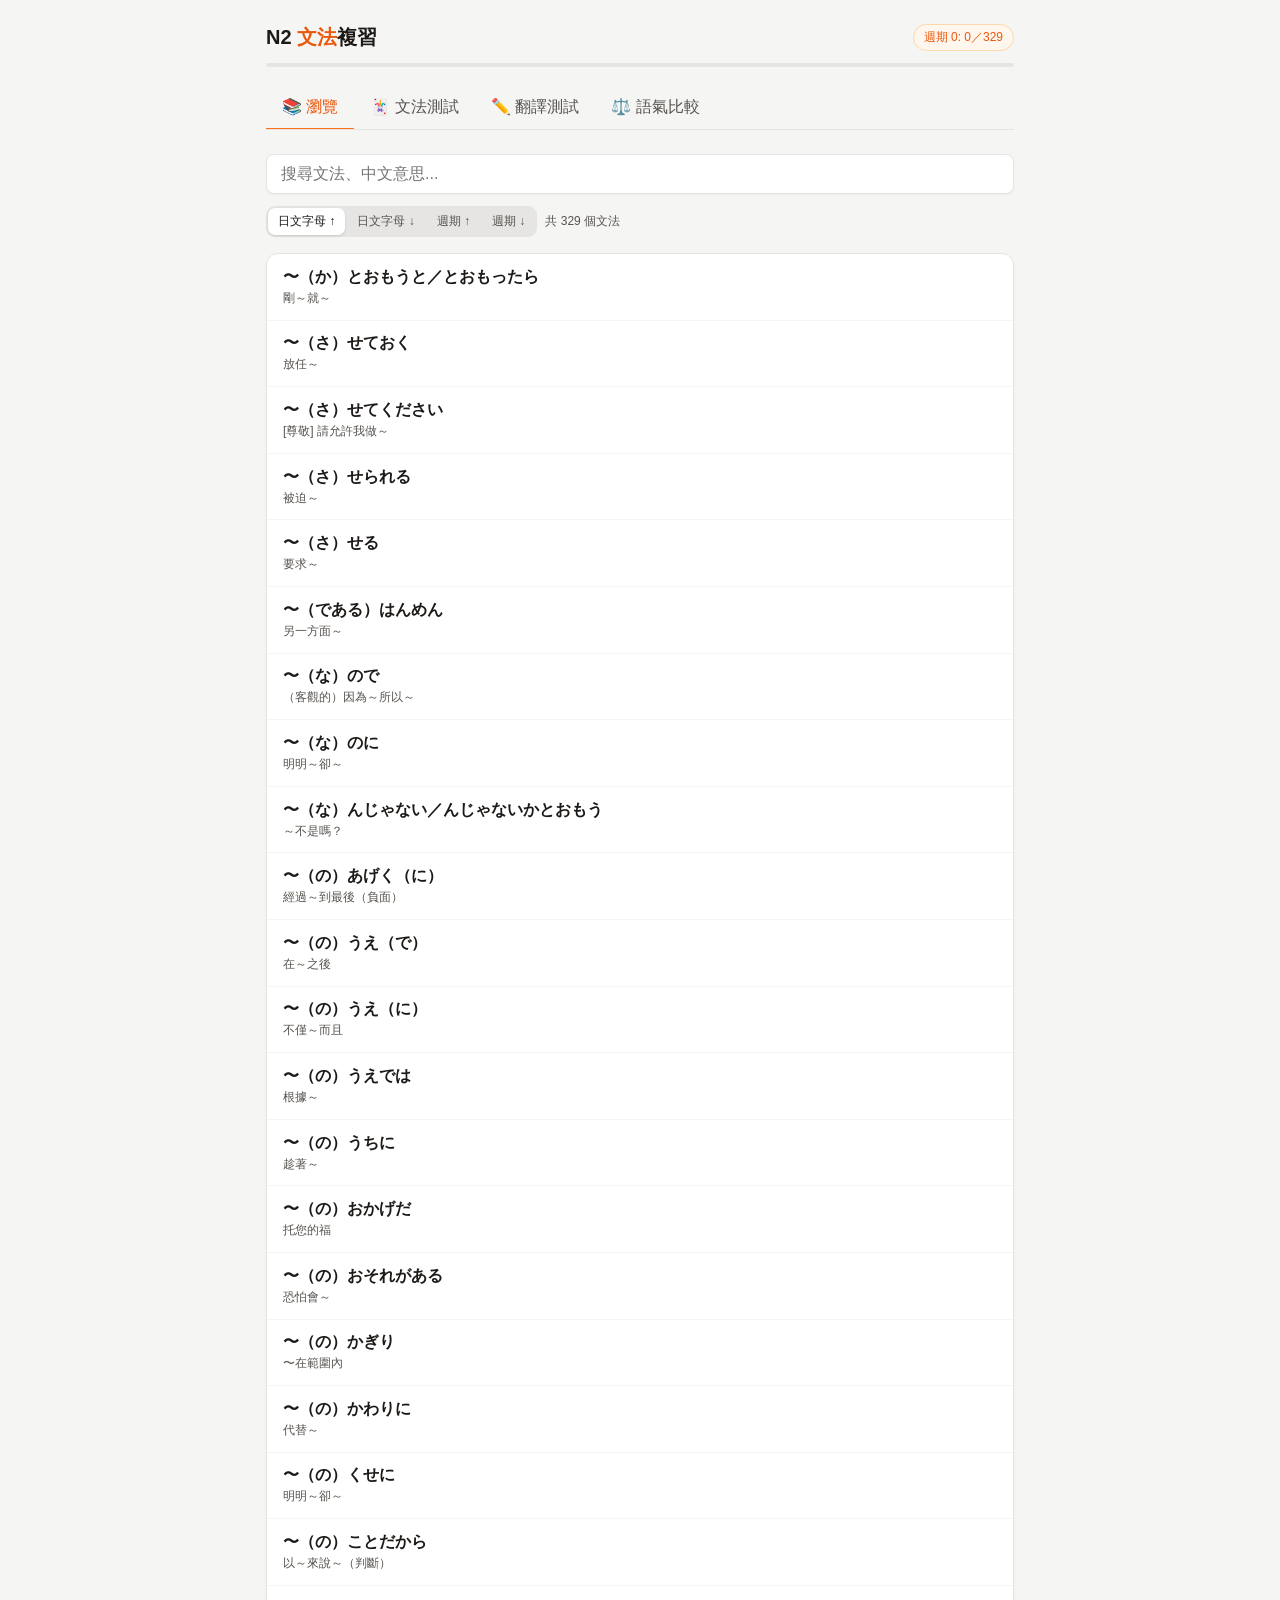
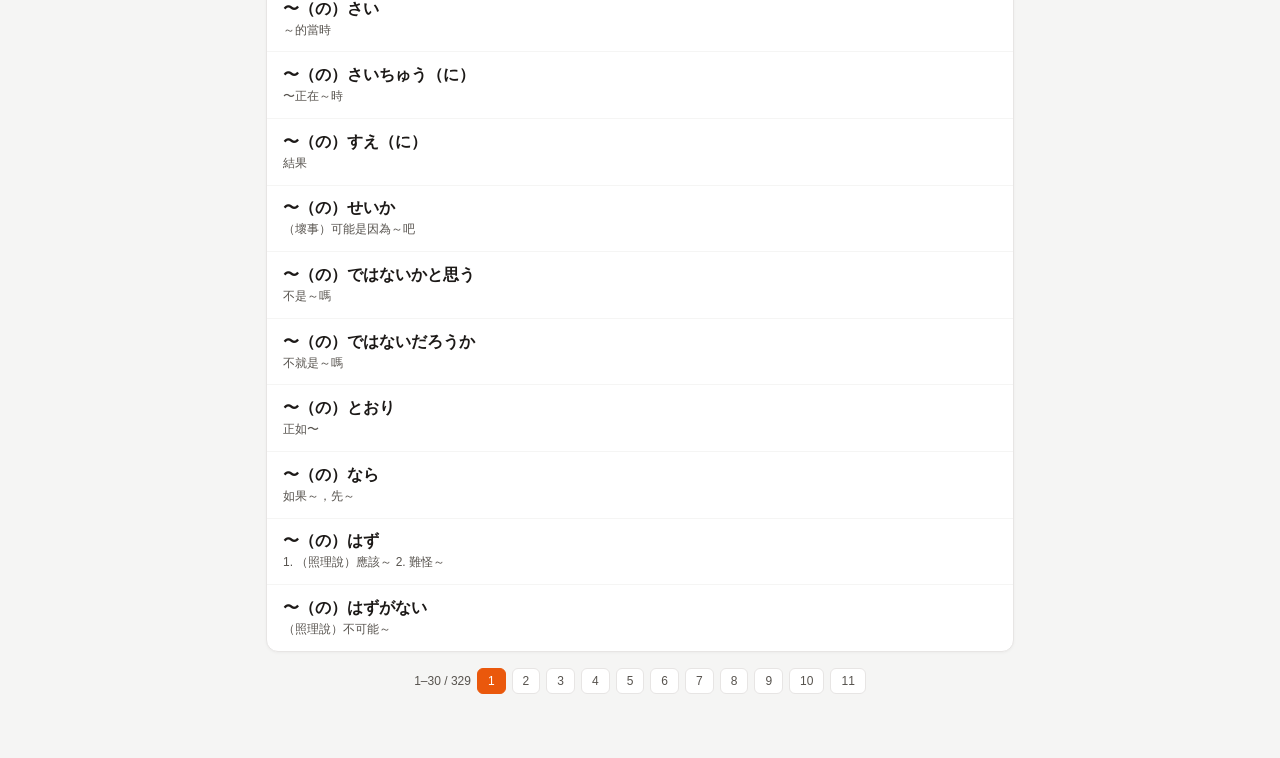
<file: docs/index.html>
<!doctype html>
<html lang="zh-TW">
  <head>
    <meta charset="UTF-8" />
    <meta name="viewport" content="width=device-width, initial-scale=1.0" />
    <title>JLPT N2 文法複習 - 瀏覽</title>
    <link rel="stylesheet" href="styles.css" />
  </head>
  <body>
    <div id="app"></div>
    <script src="./src/grammar-data.js"></script>
    <script src="./src/compare-pairs.js"></script>
    <script src="./src/shared-state.js"></script>
    <script src="./src/header-nav.js"></script>
    <script>
      const PAGE_SIZE = 30;
      let cycles = MemoryState.load();
      let searchQ = "";
      let sortBy = "kana_asc"; // kana_asc, kana_desc, cycle_asc, cycle_desc
      let browseOffset = 0;
      let activeDetail = null;

      initHeaderNav("browse");
      updateProgress();

      function saveCycles() {
        MemoryState.save(cycles);
      }

      function getFiltered() {
        let filtered = GRAMMAR_DB.filter((g) => {
          const q = searchQ.toLowerCase();
          const matchQ =
            !q ||
            g.grammar.includes(q) ||
            g.meaning.includes(q) ||
            (g.examples[0]?.zh || "").includes(q);
          return matchQ;
        });

        // Sort
        if (sortBy === "kana_asc") {
          filtered.sort((a, b) => a.grammar.localeCompare(b.grammar, "ja"));
        } else if (sortBy === "kana_desc") {
          filtered.sort((a, b) => b.grammar.localeCompare(a.grammar, "ja"));
        } else if (sortBy === "cycle_asc") {
          filtered.sort(
            (a, b) =>
              MemoryState.getCycle(a.id, cycles) -
              MemoryState.getCycle(b.id, cycles),
          );
        } else if (sortBy === "cycle_desc") {
          filtered.sort(
            (a, b) =>
              MemoryState.getCycle(b.id, cycles) -
              MemoryState.getCycle(a.id, cycles),
          );
        }

        return filtered;
      }

      function renderBrowse() {
        if (activeDetail) {
          showDetail(activeDetail);
          return;
        }
        // Only build the shell (search bar + controls) if not already present
        if (!document.getElementById("browse-list")) {
          document.getElementById("tab-content").innerHTML = `
    <div class="search-wrap">
      <input id="browse-search" class="search-box" placeholder="搜尋文法、中文意思..."
        oninput="searchQ=this.value;browseOffset=0;renderList()">
      <button id="browse-clear" class="search-clear" style="display:none"
        onclick="searchQ='';browseOffset=0;document.getElementById('browse-search').value='';renderList()">✕</button>
    </div>
    <div class="filter-row">
      <div class="sort-tabs" id="browse-sort-tabs">
        <button class="sort-tab" data-sort="kana_asc" onclick="sortBy='kana_asc';browseOffset=0;renderList()">日文字母 ↑</button>
        <button class="sort-tab" data-sort="kana_desc" onclick="sortBy='kana_desc';browseOffset=0;renderList()">日文字母 ↓</button>
        <button class="sort-tab" data-sort="cycle_asc" onclick="sortBy='cycle_asc';browseOffset=0;renderList()">週期 ↑</button>
        <button class="sort-tab" data-sort="cycle_desc" onclick="sortBy='cycle_desc';browseOffset=0;renderList()">週期 ↓</button>
      </div>
      <span id="browse-count" class="filter-count"></span>
    </div>
    <div id="browse-list"></div>
  `;
          document.getElementById("browse-search").value = searchQ;
        }
        renderList();
      }

      function renderList() {
        const filtered = getFiltered();
        const totalPages = Math.ceil(filtered.length / PAGE_SIZE);
        const page = Math.floor(browseOffset / PAGE_SIZE);
        const slice = filtered.slice(browseOffset, browseOffset + PAGE_SIZE);

        document.getElementById("browse-count").textContent =
          `共 ${filtered.length} 個文法`;
        document
          .querySelectorAll("#browse-sort-tabs .sort-tab")
          .forEach((btn) => {
            btn.classList.toggle("active", btn.dataset.sort === sortBy);
          });
        const clearBtn = document.getElementById("browse-clear");
        if (clearBtn) clearBtn.style.display = searchQ ? "" : "none";

        document.getElementById("browse-list").innerHTML = `
    <div class="card" style="padding:0;overflow:hidden">
      <div class="grammar-list">
        ${slice
          .map((g) => {
            const cycle = MemoryState.getCycle(g.id, cycles);
            return `
          <div class="grammar-item" onclick="activeDetail=${g.id};renderBrowse()">
            <div>
              <div class="grammar-item-name">${esc(g.grammar)}</div>
              <div class="grammar-item-meaning">${esc(g.meaning)}</div>
            </div>
            ${cycle > 0 ? `<span class="cycle-badge">週期 ${cycle}</span>` : ""}
          </div>`;
          })
          .join("")}
      </div>
    </div>
    ${totalPages > 1 ? renderPager(page, totalPages, filtered.length) : ""}
  `;
      }

      function renderPager(page, total, count) {
        const start = page * PAGE_SIZE + 1;
        const end = Math.min((page + 1) * PAGE_SIZE, count);
        let btns = "";
        for (let i = 0; i < total; i++) {
          btns += `<button class="pager-btn ${i === page ? "active" : ""}" onclick="browseOffset=${i * PAGE_SIZE};renderBrowse()">${i + 1}</button>`;
        }
        return `<div class="pager"><span class="pager-info">${start}–${end} / ${count}</span>${btns}</div>`;
      }

      function showDetail(id) {
        const g = GRAMMAR_DB.find((x) => x.id === id);
        if (!g) return;
        const cycle = MemoryState.getCycle(id, cycles);
        document.getElementById("tab-content").innerHTML = `
    <button class="btn btn-ghost" onclick="activeDetail=null;renderBrowse()">← 返回列表</button>
    <div class="card" style="margin-top:.75rem">
      <div class="section-label">文法</div>
      <div class="grammar-title">${esc(g.grammar)}</div>
      <div class="meaning">${esc(g.meaning)}</div>
      <div class="tags">${g.prefix.map((p) => `<span class="tag">${esc(p)}</span>`).join("")}</div>
      ${g.supplement ? `<div class="supplement">${esc(g.supplement)}</div>` : ""}
      ${g.page ? `<div style="margin-top:.75rem;font-size:var(--font-xs);color:var(--color-text-muted)">文法比較辭典 p.${g.page}</div>` : ""}
    </div>
    <div class="card">
      <div class="section-label">例句</div>
      <div class="example-jp">${esc(g.examples[0]?.jp || "")}</div>
      ${g.examples[0]?.zh ? `<div class="example-zh">${esc(g.examples[0].zh)}</div>` : ""}
    </div>
    ${cycle > 0 ? `<div style="margin-top:1rem;font-size:var(--font-base);color:var(--color-text-secondary)">目前週期：<strong style="color:var(--color-primary-500)">${cycle}</strong></div>` : ""}
  `;
      }

      function esc(s) {
        return String(s || "")
          .replace(/&/g, "&amp;")
          .replace(/</g, "&lt;")
          .replace(/>/g, "&gt;")
          .replace(/"/g, "&quot;");
      }

      updateProgress();
      renderBrowse();
    </script>
  </body>
</html>
</file>
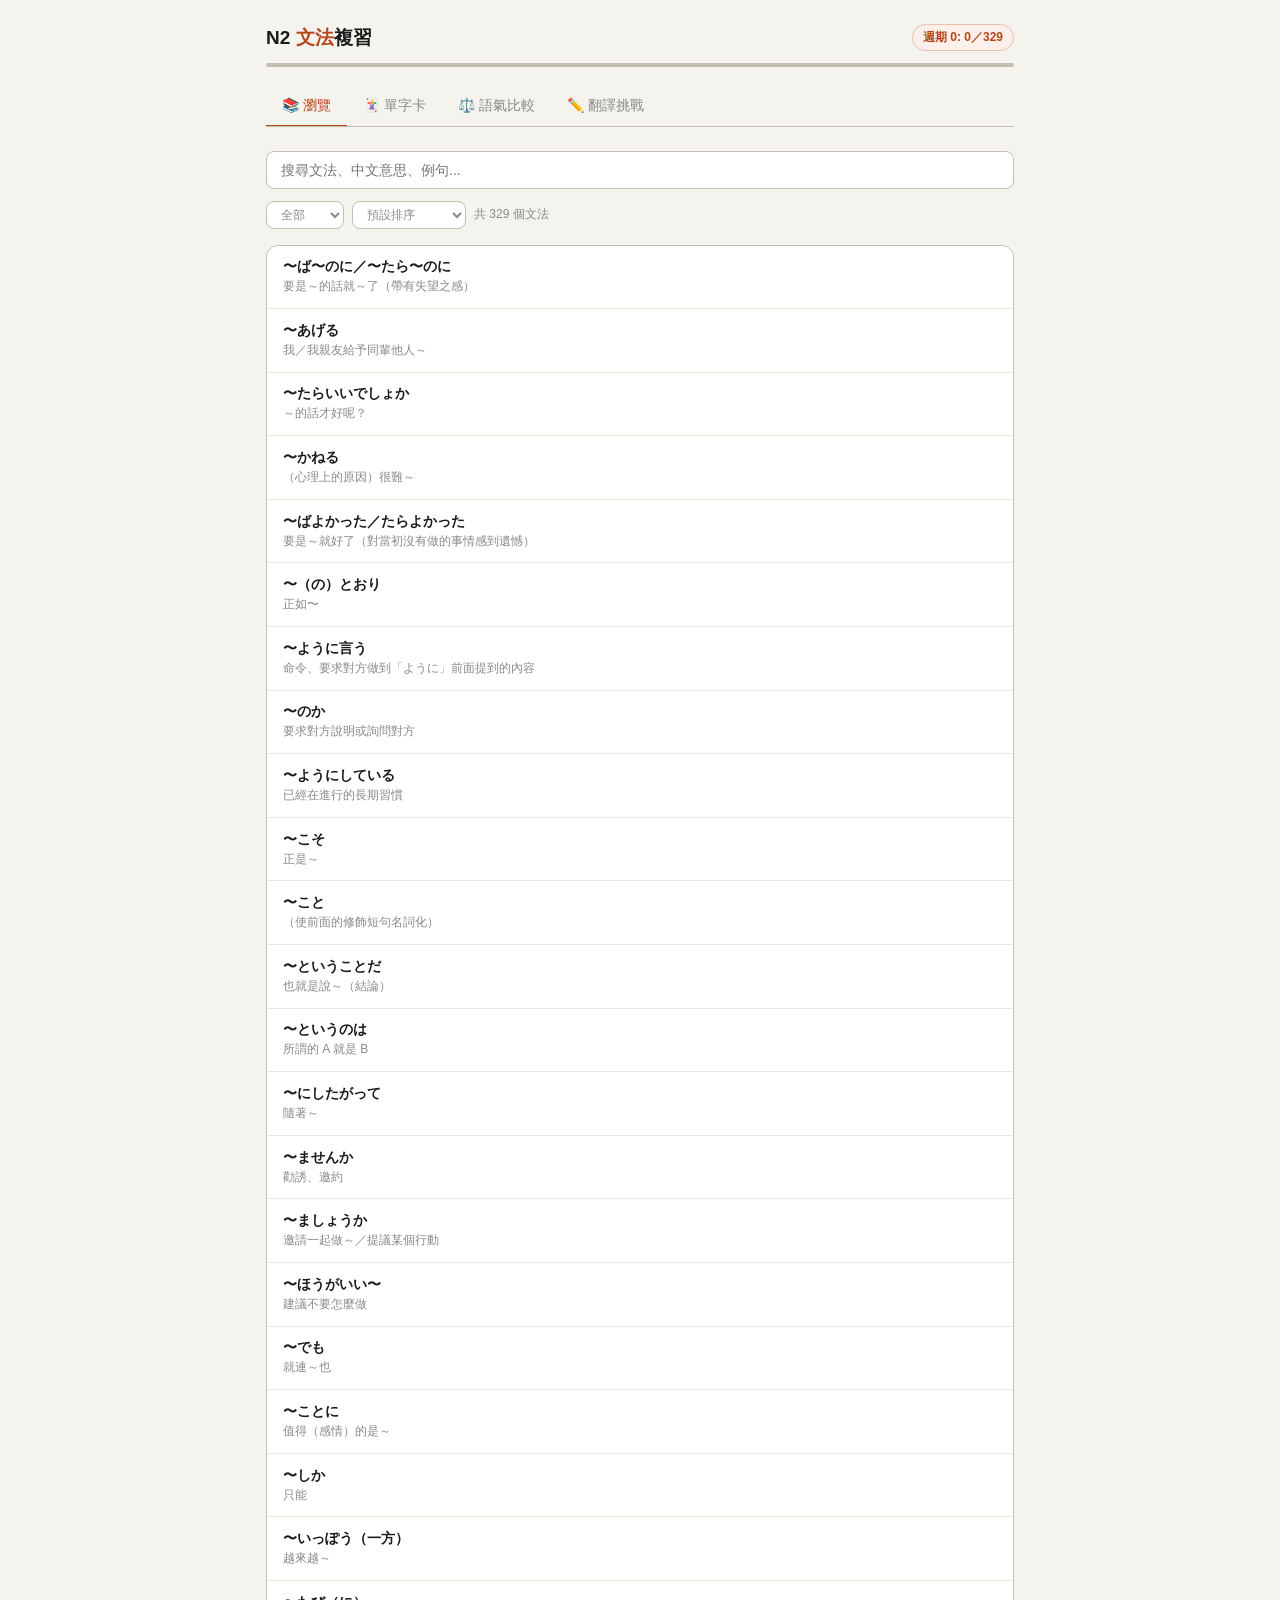
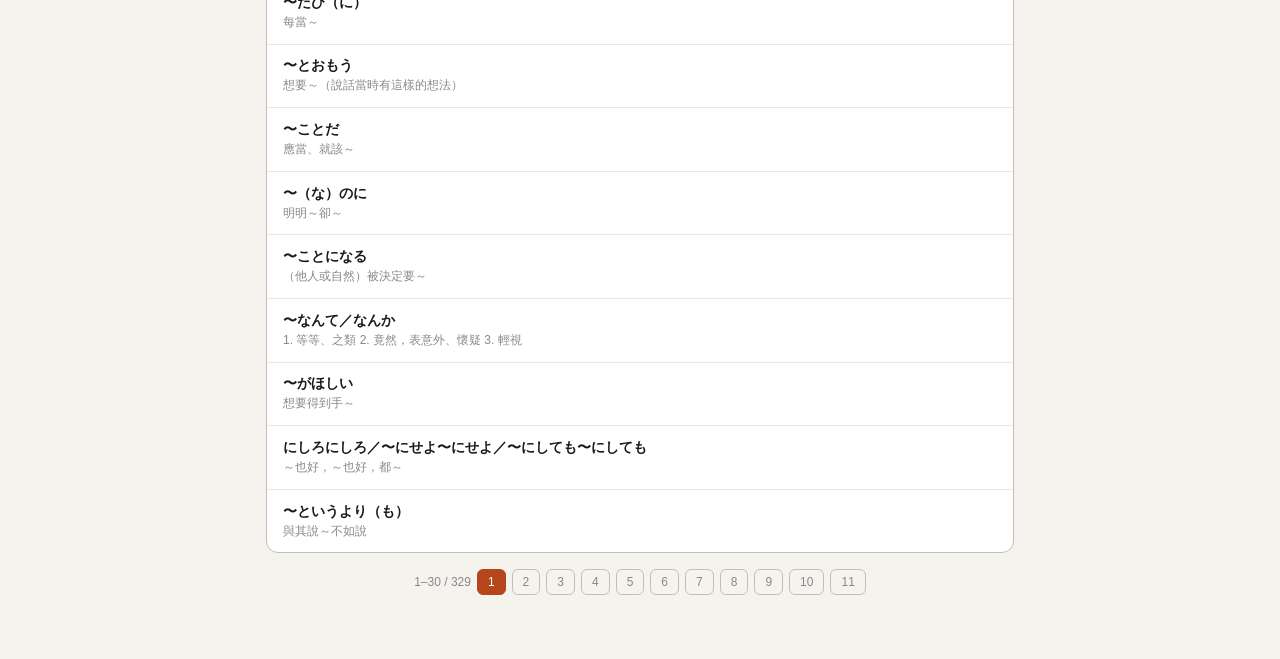
<file: public/index.html>
<!doctype html>
<html lang="zh-TW">
  <head>
    <meta charset="UTF-8" />
    <meta name="viewport" content="width=device-width, initial-scale=1.0" />
    <title>JLPT N2 文法複習 - 瀏覽</title>
    <link rel="stylesheet" href="styles.css" />
  </head>
  <body>
    <div id="app"></div>
    <script src="../src/grammar-data.js"></script>
    <script src="../src/compare-pairs.js"></script>
    <script src="../src/shared-state.js"></script>
    <script src="../src/header-nav.js"></script>
    <script>
      const PAGE_SIZE = 30;
      let cycles = MemoryState.load();
      let searchQ = "";
      let filterMem = "all";
      let sortBy = "id"; // id, cycle_asc, cycle_desc
      let browseOffset = 0;
      let activeDetail = null;

      initHeaderNav("browse");
      updateProgress();

      function saveCycles() {
        MemoryState.save(cycles);
      }

      function getFiltered() {
        let filtered = GRAMMAR_DB.filter((g) => {
          const q = searchQ.toLowerCase();
          const matchQ =
            !q ||
            g.grammar.includes(q) ||
            g.meaning.includes(q) ||
            (g.example_zh || "").includes(q) ||
            (g.example_jp || "").includes(q);
          const cycle = MemoryState.getCycle(g.id, cycles);
          const matchMem =
            filterMem === "all" ||
            (filterMem === "yes" && cycle > 0) ||
            (filterMem === "no" && cycle === 0);
          return matchQ && matchMem;
        });

        // Sort by cycle
        if (sortBy === "cycle_asc") {
          filtered.sort((a, b) => {
            const cycleA = MemoryState.getCycle(a.id, cycles);
            const cycleB = MemoryState.getCycle(b.id, cycles);
            return cycleA - cycleB;
          });
        } else if (sortBy === "cycle_desc") {
          filtered.sort((a, b) => {
            const cycleA = MemoryState.getCycle(a.id, cycles);
            const cycleB = MemoryState.getCycle(b.id, cycles);
            return cycleB - cycleA;
          });
        }

        return filtered;
      }

      function renderBrowse() {
        if (activeDetail) {
          showDetail(activeDetail);
          return;
        }
        const el = document.getElementById("tab-content");
        const filtered = getFiltered();
        const totalPages = Math.ceil(filtered.length / PAGE_SIZE);
        const page = Math.floor(browseOffset / PAGE_SIZE);
        const slice = filtered.slice(browseOffset, browseOffset + PAGE_SIZE);

        el.innerHTML = `
    <div class="search-wrap">
      <input class="search-box" placeholder="搜尋文法、中文意思、例句..." oninput="searchQ=this.value;browseOffset=0;renderBrowse()" value="${searchQ.replace(/"/g, "&quot;")}">
      ${searchQ ? `<button class="search-clear" onclick="searchQ='';browseOffset=0;renderBrowse()">✕</button>` : ""}
    </div>
    <div class="filter-row">
      <select class="select-sm" onchange="filterMem=this.value;browseOffset=0;renderBrowse()">
        <option value="all" ${filterMem === "all" ? "selected" : ""}>全部</option>
        <option value="no" ${filterMem === "no" ? "selected" : ""}>未記住</option>
        <option value="yes" ${filterMem === "yes" ? "selected" : ""}>已記住</option>
      </select>
      <select class="select-sm" onchange="sortBy=this.value;browseOffset=0;renderBrowse()">
        <option value="id" ${sortBy === "id" ? "selected" : ""}>預設排序</option>
        <option value="cycle_asc" ${sortBy === "cycle_asc" ? "selected" : ""}>週期：低→高</option>
        <option value="cycle_desc" ${sortBy === "cycle_desc" ? "selected" : ""}>週期：高→低</option>
      </select>
      <span class="filter-count">共 ${filtered.length} 個文法</span>
    </div>
    <div class="card" style="padding:0;overflow:hidden">
      <div class="grammar-list">
        ${slice
          .map((g) => {
            const cycle = MemoryState.getCycle(g.id, cycles);
            return `
          <div class="grammar-item" onclick="activeDetail=${g.id};renderBrowse()">
            <div>
              <div class="grammar-item-name">${esc(g.grammar)}</div>
              <div class="grammar-item-meaning">${esc(g.meaning)}</div>
            </div>
            ${cycle > 0 ? `<span class="mem-badge">週期 ${cycle}</span>` : ""}
          </div>`;
          })
          .join("")}
      </div>
    </div>
    ${totalPages > 1 ? renderPager(page, totalPages, filtered.length) : ""}
  `;
      }

      function renderPager(page, total, count) {
        const start = page * PAGE_SIZE + 1;
        const end = Math.min((page + 1) * PAGE_SIZE, count);
        let btns = "";
        for (let i = 0; i < total; i++) {
          btns += `<button class="pager-btn ${i === page ? "active" : ""}" onclick="browseOffset=${i * PAGE_SIZE};renderBrowse()">${i + 1}</button>`;
        }
        return `<div class="pager"><span class="pager-info">${start}–${end} / ${count}</span>${btns}</div>`;
      }

      function showDetail(id) {
        const g = GRAMMAR_DB.find((x) => x.id === id);
        if (!g) return;
        const cycle = MemoryState.getCycle(id, cycles);
        document.getElementById("tab-content").innerHTML = `
    <button class="btn btn-ghost" onclick="activeDetail=null;renderBrowse()">← 返回列表</button>
    <div class="card" style="margin-top:.75rem">
      <div class="section-label">文法</div>
      <div class="grammar-title">${esc(g.grammar)}</div>
      <div class="meaning">${esc(g.meaning)}</div>
      <div class="tags">${g.prefix.map((p) => `<span class="tag">${esc(p)}</span>`).join("")}</div>
      ${g.supplement ? `<div class="supplement">${esc(g.supplement)}</div>` : ""}
      ${g.page ? `<div style="margin-top:.75rem;font-size:var(--font-xs);color:var(--color-text-muted)">文法比較辭典 p.${g.page}</div>` : ""}
    </div>
    <div class="card">
      <div class="section-label">例句</div>
      <div class="example-jp">${esc(g.example_jp)}</div>
      ${g.example_zh ? `<div class="example-zh">${esc(g.example_zh)}</div>` : ""}
    </div>
    <div style="display:flex;gap:var(--space-md);margin-top:1rem;flex-wrap:wrap">
      ${cycle > 0 ? `<button class="btn" onclick="forgetGrammar(${id})">忘記（- 週期）</button>` : ""}
      <button class="btn btn-primary" onclick="memorizeGrammar(${id})">記住（+ 週期）</button>
      ${cycle > 0 ? `<span style="font-size:var(--font-sm);color:var(--color-text-secondary);display:flex;align-items:center;margin-left:var(--space-md)">目前週期：<strong style="margin-left:var(--space-sm);color:var(--color-primary-500)">${cycle}</strong></span>` : ""}
    </div>
  `;
      }

      function memorizeGrammar(id) {
        cycles = MemoryState.incrementCycle(id, cycles);
        saveCycles();
        updateProgress();
        showDetail(id);
      }

      function forgetGrammar(id) {
        cycles = MemoryState.decrementCycle(id, cycles);
        saveCycles();
        updateProgress();
        showDetail(id);
      }

      function esc(s) {
        return String(s || "")
          .replace(/&/g, "&amp;")
          .replace(/</g, "&lt;")
          .replace(/>/g, "&gt;")
          .replace(/"/g, "&quot;");
      }

      updateProgress();
      renderBrowse();
    </script>
  </body>
</html>
</file>
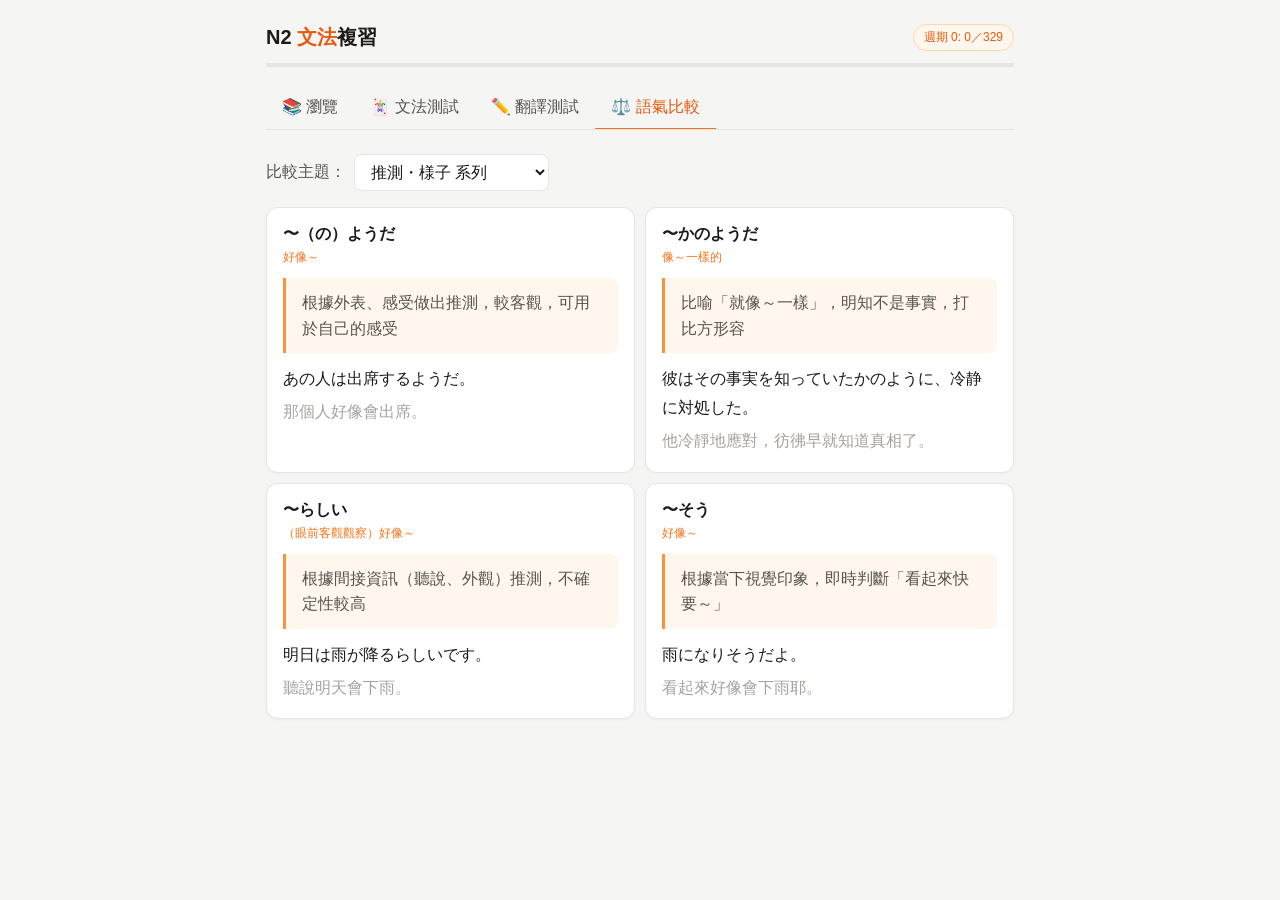
<file: docs/compare.html>
<!doctype html>
<html lang="zh-TW">
  <head>
    <meta charset="UTF-8" />
    <meta name="viewport" content="width=device-width, initial-scale=1.0" />
    <title>JLPT N2 文法複習 - 語氣比較</title>
    <link rel="stylesheet" href="styles.css" />
  </head>
  <body>
    <div id="app"></div>
    <script src="./src/grammar-data.js"></script>
    <script src="./src/compare-pairs.js"></script>
    <script src="./src/shared-state.js"></script>
    <script src="./src/header-nav.js"></script>
    <script>
      let cycles = MemoryState.load();
      let cmpIdx = 0;

      initHeaderNav("compare");
      updateProgress();

      function renderCompare() {
        const tabContent = document.getElementById("tab-content");
        tabContent.innerHTML = `
        <div
          style="
            margin-bottom: 1rem;
            display: flex;
            align-items: center;
            gap: var(--space-md);
            flex-wrap: wrap;
          "
        >
          <span style="font-size: var(--font-base); color: var(--color-text-secondary); font-weight: 500"
            >比較主題：</span
          >
          <select
            class="select-input"
            id="cmp-sel"
            onchange="
              cmpIdx = parseInt(this.value);
              renderCompareDetail();
            "
          ></select>
        </div>
        <div id="cmp-detail"></div>
      `;
        const sel = document.getElementById("cmp-sel");
        sel.innerHTML = COMPARE_PAIRS.map(
          (p, i) =>
            `<option value="${i}" ${i === cmpIdx ? "selected" : ""}>${p.label}</option>`,
        ).join("");
        renderCompareDetail();
      }

      function renderCompareDetail() {
        const pair = COMPARE_PAIRS[cmpIdx];
        const el = document.getElementById("cmp-detail");
        el.innerHTML = `
    ${pair.url ? `<a href="${pair.url}" target="_blank" rel="noopener noreferrer" class="btn btn-secondary" style="display:block;width:100%;text-align:center;margin-bottom:var(--space-md);box-sizing:border-box;text-decoration:none">📖 參考資料</a>` : ""}
    <div class="grid2">
      ${pair.items
        .map((item) => {
          const g = item.id
            ? (GRAMMAR_DB.find((x) => x.id === item.id) || {})
            : {};
          const label = g.grammar || item.grammar || "";
          return `<div class="compare-card">
          <div style="font-size:var(--font-base);font-weight:700;color:var(--color-text-primary);margin-bottom:var(--space-sm)">${esc(label)}</div>
          <div style="font-size:var(--font-xs);color:var(--color-primary-500);margin-bottom:.5rem">${esc(g.meaning || "")}</div>
          <div class="nuance-box">${esc(item.nuance)}</div>
          ${g.examples && g.examples[0]?.jp ? `<div style="margin-top:.75rem"><div class="example-jp" style="font-size:var(--font-base)">${esc(g.examples[0].jp)}</div>${g.examples[0]?.zh ? `<div class="example-zh">${esc(g.examples[0].zh)}</div>` : ""}</div>` : ""}
        </div>`;
        })
        .join("")}
    </div>
  `;
      }

      function esc(s) {
        return String(s || "")
          .replace(/&/g, "&amp;")
          .replace(/</g, "&lt;")
          .replace(/>/g, "&gt;")
          .replace(/"/g, "&quot;");
      }

      updateProgress();
      renderCompare();
    </script>
  </body>
</html>
</file>
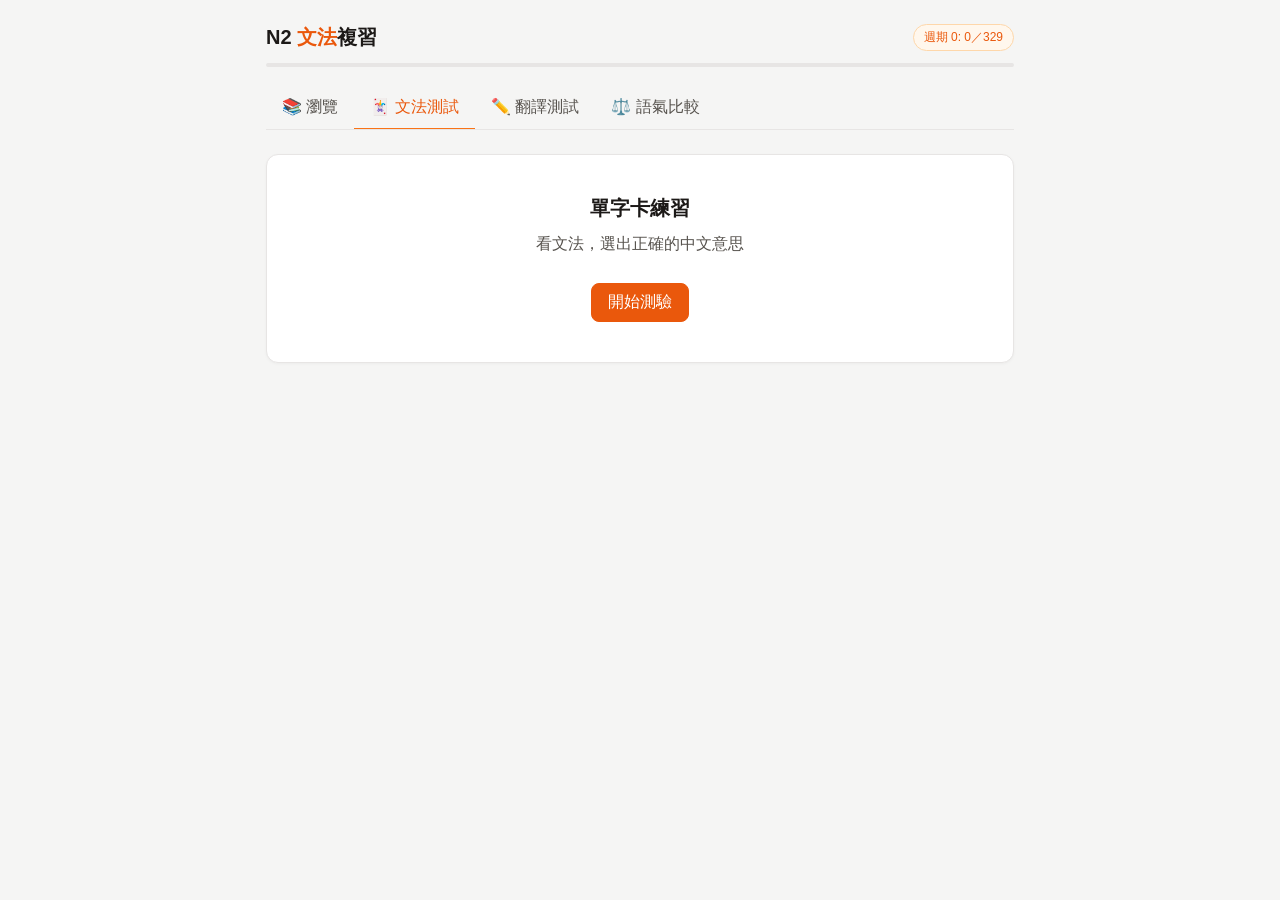
<file: docs/flashcard.html>
<!doctype html>
<html lang="zh-TW">
  <head>
    <meta charset="UTF-8" />
    <meta name="viewport" content="width=device-width, initial-scale=1.0" />
    <title>JLPT N2 文法複習 - 文法測試</title>
    <link rel="stylesheet" href="styles.css" />
  </head>
  <body>
    <div id="app"></div>
    <script src="./src/grammar-data.js"></script>
    <script src="./src/compare-pairs.js"></script>
    <script src="./src/shared-state.js"></script>
    <script src="./src/header-nav.js"></script>
    <script>
      let cycles = MemoryState.load();
      let fcState = null;

      initHeaderNav("flashcard");
      updateProgress();

      function saveCycles() {
        MemoryState.save(cycles);
      }

      function shuffleArray(arr) {
        const a = arr.slice();
        for (let i = a.length - 1; i > 0; i--) {
          const j = Math.floor(Math.random() * (i + 1));
          [a[i], a[j]] = [a[j], a[i]];
        }
        return a;
      }

      function renderFlashcard() {
        const el = document.getElementById("tab-content");
        if (!fcState) {
          el.innerHTML = `
      <div class="card start-card">
        <div class="start-title">單字卡練習</div>
        <div class="start-description">看文法，選出正確的中文意思</div>
        <button class="btn btn-primary" onclick="startFc()">開始測驗</button>
      </div>`;
          return;
        }
        if (fcState.ended) {
          renderFcReport();
          return;
        }

        const {
          pool,
          index,
          score,
          total,
          answered,
          currentOptions,
          isCorrect,
          selectedIndex,
          viewingOption,
        } = fcState;
        const g = pool[index];
        const viewedG = answered ? currentOptions[viewingOption].grammar : g;

        el.innerHTML = `
    <div class="session-header">
      <span>得分 ${score}／${total}　正確率 ${total ? Math.round((score / total) * 100) : 0}%</span>
      <button class="btn" onclick="endFc()">結束</button>
    </div>
    <div class="question-card">
      <div class="section-label">這個文法的意思是？</div>
      <div class="question-grammar">${esc(g.grammar)}</div>
      <div class="tags">${g.prefix.map((p) => `<span class="tag">${esc(p)}</span>`).join("")}</div>
      <div class="question-options">
        ${currentOptions
          .map((opt, i) => {
            let cls = "answer-option";
            if (answered) {
              if (opt.correct) cls += " correct";
              else if (i === selectedIndex) cls += " wrong";
              if (i === viewingOption) cls += " viewing";
            }
            return `<button class="${cls}" onclick="${answered ? `viewFcOption(${i})` : `selectOption(${i})`}">${esc(opt.grammar.meaning)}</button>`;
          })
          .join("")}
        ${
          answered
            ? `
          <div class="answer-feedback">
            <div class="answer-bar">
              <span class="answer-result-text" style="color:${isCorrect ? "var(--color-success-700)" : "var(--color-error-700)"}">
                ${isCorrect ? "✅ 答對ㄌ！" : "❌ 答錯ㄌ QQ"}
              </span>
              <button class="btn btn-primary" onclick="fcNext()">下一題 →</button>
            </div>
            <div class="answer-detail">
              <div class="detail-grammar">${esc(viewedG.grammar)}</div>
              <div class="meaning">${esc(viewedG.meaning)}</div>
              ${viewedG.examples[0]?.jp ? `<div class="example-jp">${esc(viewedG.examples[0].jp)}</div>` : ""}
              ${viewedG.examples[0]?.zh ? `<div class="example-zh">${esc(viewedG.examples[0].zh)}</div>` : ""}
              ${viewedG.supplement ? `<div class="supplement">${esc(viewedG.supplement)}</div>` : ""}
              ${viewedG.url ? `<div style="margin-top:var(--space-2xl)"><a href="${viewedG.url}" target="_blank" rel="noopener noreferrer" class="btn btn-secondary">參考資料</a></div>` : ""}
            </div>
          </div>
        `
            : ""
        }
      </div>
    </div>
  `;
      }

      function startFc() {
        const pool = shuffleArray(
          MemoryState.getLowestCycleItems(GRAMMAR_DB, cycles),
        );
        if (!pool.length) return;
        fcState = {
          pool,
          index: 0,
          score: 0,
          total: 0,
          history: [],
          answered: false,
          isCorrect: false,
          selectedIndex: null,
          ended: false,
          currentOptions: [],
        };
        prepareQuestion();
      }

      function prepareQuestion() {
        if (fcState.index >= fcState.pool.length) {
          fcState = { ...fcState, ended: true };
          renderFlashcard();
          return;
        }
        const g = fcState.pool[fcState.index];
        const wrong = shuffleArray(
          GRAMMAR_DB.filter((x) => x.id !== g.id),
        ).slice(0, 2);
        const currentOptions = shuffleArray([
          { grammar: g, correct: true },
          { grammar: wrong[0], correct: false },
          { grammar: wrong[1], correct: false },
        ]);
        fcState = {
          ...fcState,
          answered: false,
          isCorrect: false,
          selectedIndex: null,
          viewingOption: null,
          currentOptions,
        };
        renderFlashcard();
      }

      function selectOption(optIndex) {
        if (fcState.answered) return;
        const { currentOptions, pool, index } = fcState;
        const isCorrect = currentOptions[optIndex].correct;
        if (isCorrect) {
          cycles = MemoryState.incrementCycle(pool[index].id, cycles);
          saveCycles();
          updateProgress();
        }
        fcState = {
          ...fcState,
          answered: true,
          isCorrect,
          selectedIndex: optIndex,
          viewingOption: optIndex,
          score: fcState.score + (isCorrect ? 1 : 0),
          total: fcState.total + 1,
          history: [...fcState.history, { q: pool[index], correct: isCorrect }],
        };
        renderFlashcard();
      }

      function viewFcOption(i) {
        fcState = { ...fcState, viewingOption: i };
        renderFlashcard();
      }

      function fcNext() {
        fcState = { ...fcState, index: fcState.index + 1 };
        prepareQuestion();
      }

      function endFc() {
        fcState = { ...fcState, ended: true };
        renderFlashcard();
      }

      function renderFcReport() {
        const { history, score, total } = fcState;
        document.getElementById("tab-content").innerHTML = `
    <div class="session-header">
      <span>得分 <strong>${score}</strong>／${total}　正確率 ${total ? Math.round((score / total) * 100) : 0}%</span>
    </div>
    <div class="card" style="padding:0;overflow:hidden">
      <div class="grammar-list">
        ${[...history]
          .sort((a, b) => a.correct - b.correct)
          .map(
            ({ q, correct }) => `
          <div class="grammar-item">
            <div>
              <div class="grammar-item-name">${esc(q.grammar)}</div>
              <div class="grammar-item-meaning">${esc(q.meaning)}</div>
            </div>
            <span class="result-badge ${correct ? "correct" : "wrong"}">${correct ? "答對" : "答錯"}</span>
          </div>
        `,
          )
          .join("")}
      </div>
    </div>
    <div style="text-align:center;margin-top:1rem">
      <button class="btn btn-primary" onclick="startFc()">開始新測試</button>
    </div>
  `;
      }

      function esc(s) {
        return String(s || "")
          .replace(/&/g, "&amp;")
          .replace(/</g, "&lt;")
          .replace(/>/g, "&gt;")
          .replace(/"/g, "&quot;");
      }

      updateProgress();
      renderFlashcard();
    </script>
  </body>
</html>
</file>
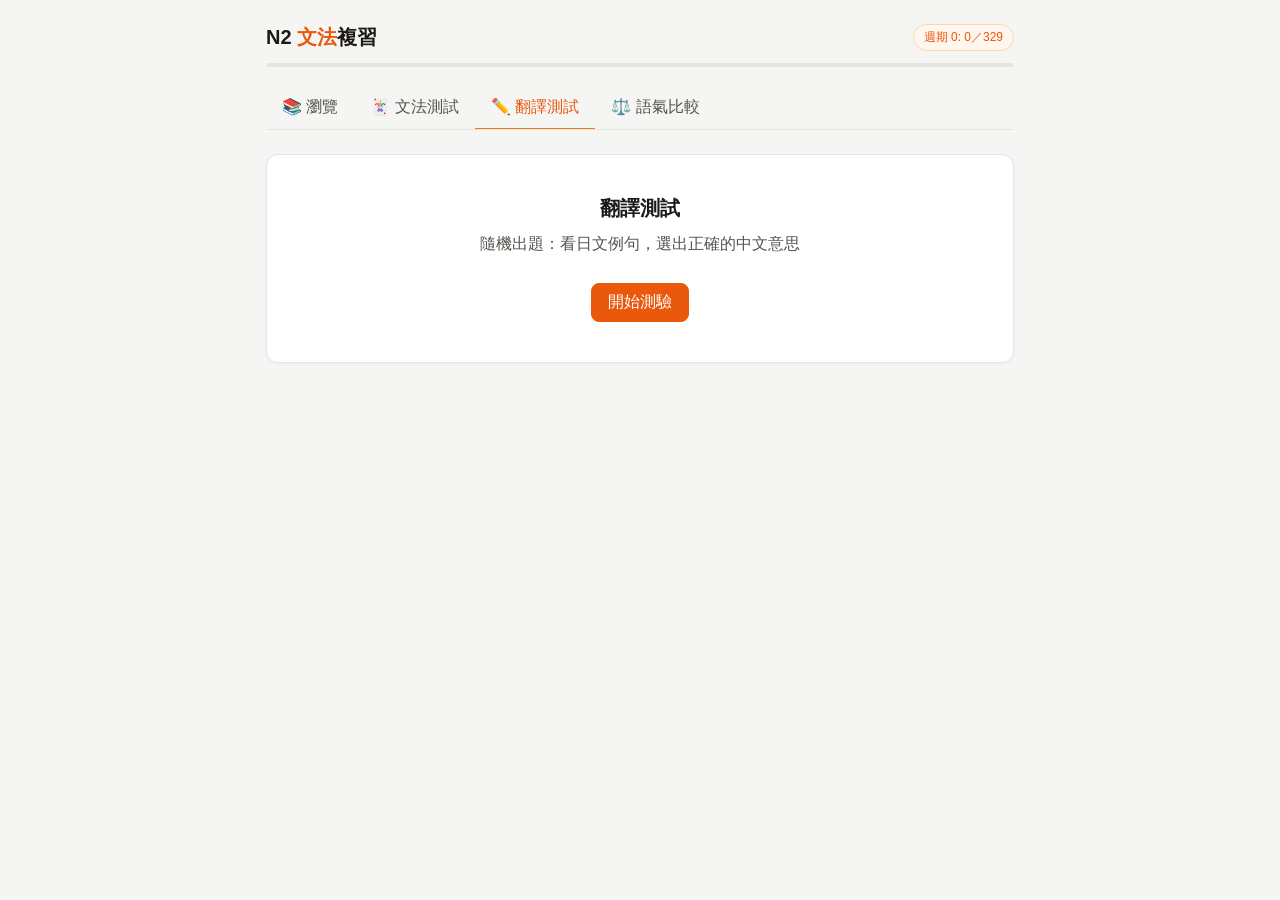
<file: docs/quiz.html>
<!doctype html>
<html lang="zh-TW">
  <head>
    <meta charset="UTF-8" />
    <meta name="viewport" content="width=device-width, initial-scale=1.0" />
    <title>JLPT N2 文法複習 - 翻譯測試</title>
    <link rel="stylesheet" href="styles.css" />
  </head>
  <body>
    <div id="app"></div>
    <script src="./src/grammar-data.js"></script>
    <script src="./src/compare-pairs.js"></script>
    <script src="./src/shared-state.js"></script>
    <script src="./src/header-nav.js"></script>
    <script>
      let cycles = MemoryState.load();
      let quizState = null;

      initHeaderNav("quiz");
      updateProgress();

      function renderQuiz() {
        const el = document.getElementById("tab-content");
        if (!quizState) {
          el.innerHTML = `
      <div class="card start-card">
        <div class="start-title">翻譯測試</div>
        <div class="start-description">隨機出題：看日文例句，選出正確的中文意思</div>
        <button class="btn btn-primary" onclick="startQuiz()">開始測驗</button>
      </div>`;
          return;
        }
        if (quizState.ended) {
          renderReport();
          return;
        }
        const { q, opts, answered, score, total, viewingOption } = quizState;
        const correctIndex = opts.findIndex((o) => o.id === q.id);
        const isCorrect = answered !== null && answered === correctIndex;
        const viewedOpt = answered !== null ? opts[viewingOption] : q;
        el.innerHTML = `
    <div class="session-header">
      <span>得分 ${score}／${total}　正確率 ${total ? Math.round((score / total) * 100) : 0}%</span>
      <button class="btn" onclick="endQuiz()">結束</button>
    </div>
    <div class="card">
      <div class="section-label">這個例句的正確中文意思是？</div>
      <div class="question-prompt jp">${esc(q.examples[0]?.jp || q.grammar)}</div>
      <div>
        ${opts
          .map((opt, i) => {
            let cls = "answer-option";
            if (answered !== null) {
              if (opt.id === q.id) cls += " correct";
              else if (i === answered && opt.id !== q.id) cls += " wrong";
              if (i === viewingOption) cls += " viewing";
            }
            return `<button class="${cls}" onclick="${answered !== null ? `viewQuizOption(${i})` : `answerQuiz(${i})`}">${esc(opt.examples[0]?.zh || opt.meaning)}</button>`;
          })
          .join("")}
      </div>
      ${
        answered !== null
          ? `
        <div class="answer-feedback">
          <div class="answer-bar">
            <span class="answer-result-text" style="color:${isCorrect ? "var(--color-success-700)" : "var(--color-error-700)"}">
              ${isCorrect ? "✅ 答對ㄌ！" : "❌ 答錯ㄌ QQ"}
            </span>
            <button class="btn btn-primary" onclick="nextQuiz()">下一題 →</button>
          </div>
          <div class="answer-detail">
            <div class="detail-grammar">${esc(viewedOpt.grammar)}</div>
            <div class="meaning">${esc(viewedOpt.meaning)}</div>
            ${viewedOpt.examples[0]?.jp ? `<div class="example-jp">${esc(viewedOpt.examples[0].jp)}</div>` : ""}
            ${viewedOpt.examples[0]?.zh ? `<div class="example-zh">${esc(viewedOpt.examples[0].zh)}</div>` : ""}
            ${viewedOpt.supplement ? `<div class="supplement">${esc(viewedOpt.supplement)}</div>` : ""}
            ${viewedOpt.url ? `<div style="margin-top:var(--space-2xl)"><a href="${viewedOpt.url}" target="_blank" rel="noopener noreferrer" class="btn btn-secondary">參考資料</a></div>` : ""}
          </div>
        </div>
      `
          : ""
      }
    </div>
  `;
      }

      function startQuiz() {
        quizState = {
          q: null,
          opts: [],
          answered: null,
          score: 0,
          total: 0,
          history: [],
          ended: false,
        };
        nextQuiz();
      }

      function viewQuizOption(i) {
        quizState = { ...quizState, viewingOption: i };
        renderQuiz();
      }

      function endQuiz() {
        quizState = { ...quizState, ended: true };
        renderQuiz();
      }

      function renderReport() {
        const { history, score, total } = quizState;
        const el = document.getElementById("tab-content");
        el.innerHTML = `
    <div class="session-header">
      <span>得分 ${score}／${total}　正確率 ${total ? Math.round((score / total) * 100) : 0}%</span>
    </div>
    <div class="card" style="padding:0;overflow:hidden">
      <div class="grammar-list">
        ${[...history]
          .sort((a, b) => a.correct - b.correct)
          .map(
            ({ q, correct }) => `
          <div class="grammar-item">
            <div>
              <div class="grammar-item-name">${esc(q.grammar)}</div>
              <div class="grammar-item-meaning">${esc(q.meaning)}</div>
            </div>
            <span class="result-badge ${correct ? "correct" : "wrong"}">${correct ? "答對" : "答錯"}</span>
          </div>
        `,
          )
          .join("")}
      </div>
    </div>
    <div style="text-align:center;margin-top:1rem">
      <button class="btn btn-primary" onclick="startQuiz()">開始新測試</button>
    </div>
  `;
      }

      function nextQuiz() {
        if (!GRAMMAR_DB.length) {
          quizState = null;
          renderQuiz();
          return;
        }
        const q = GRAMMAR_DB[Math.floor(Math.random() * GRAMMAR_DB.length)];
        const wrong = GRAMMAR_DB.filter((x) => x.id !== q.id)
          .sort(() => Math.random() - 0.5)
          .slice(0, 3);
        const opts = [q, ...wrong].sort(() => Math.random() - 0.5);
        quizState = { ...quizState, q, opts, answered: null };
        renderQuiz();
      }

      function answerQuiz(i) {
        const right = quizState.opts[i].id === quizState.q.id;
        quizState = {
          ...quizState,
          answered: i,
          viewingOption: i,
          score: quizState.score + (right ? 1 : 0),
          total: quizState.total + 1,
          history: [...quizState.history, { q: quizState.q, correct: right }],
        };
        renderQuiz();
      }

      function esc(s) {
        return String(s || "")
          .replace(/&/g, "&amp;")
          .replace(/</g, "&lt;")
          .replace(/>/g, "&gt;")
          .replace(/"/g, "&quot;");
      }

      updateProgress();
      renderQuiz();
    </script>
  </body>
</html>
</file>
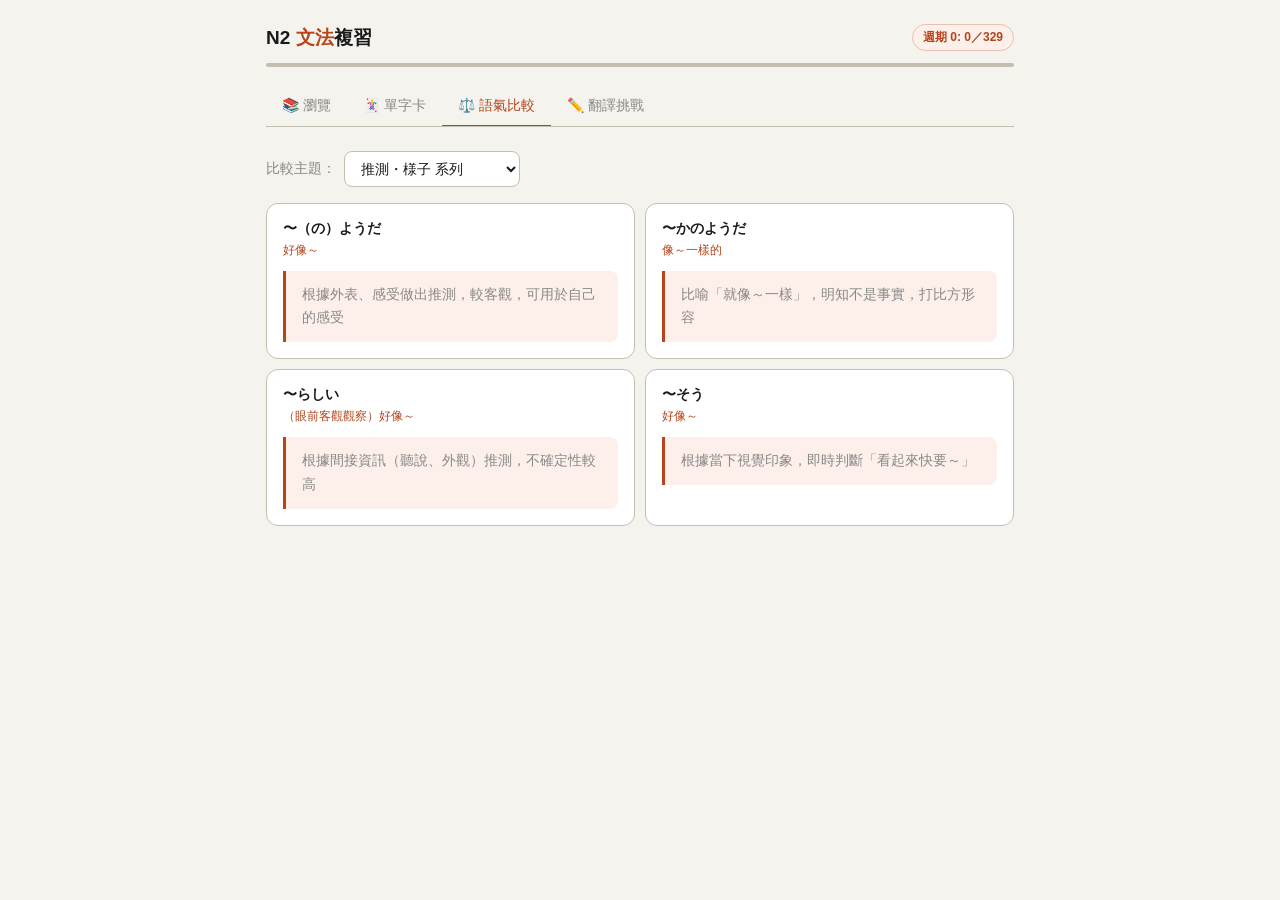
<file: public/compare.html>
<!doctype html>
<html lang="zh-TW">
  <head>
    <meta charset="UTF-8" />
    <meta name="viewport" content="width=device-width, initial-scale=1.0" />
    <title>JLPT N2 文法複習 - 語氣比較</title>
    <link rel="stylesheet" href="styles.css" />
  </head>
  <body>
    <div id="app"></div>
    <script src="../src/grammar-data.js"></script>
    <script src="../src/compare-pairs.js"></script>
    <script src="../src/shared-state.js"></script>
    <script src="../src/header-nav.js"></script>
    <script>
      let cycles = MemoryState.load();
      let cmpIdx = 0;

      initHeaderNav("compare");
      updateProgress();

      function renderCompare() {
        const tabContent = document.getElementById("tab-content");
        tabContent.innerHTML = `
        <div
          style="
            margin-bottom: 1rem;
            display: flex;
            align-items: center;
            gap: var(--space-md);
            flex-wrap: wrap;
          "
        >
          <span style="font-size: var(--font-sm); color: var(--color-text-secondary); font-weight: 500"
            >比較主題：</span
          >
          <select
            class="select-input"
            id="cmp-sel"
            onchange="
              cmpIdx = parseInt(this.value);
              renderCompareDetail();
            "
          ></select>
        </div>
        <div id="cmp-detail"></div>
      `;
        const sel = document.getElementById("cmp-sel");
        sel.innerHTML = COMPARE_PAIRS.map(
          (p, i) =>
            `<option value="${i}" ${i === cmpIdx ? "selected" : ""}>${p.label}</option>`,
        ).join("");
        renderCompareDetail();
      }

      function renderCompareDetail() {
        const pair = COMPARE_PAIRS[cmpIdx];
        const el = document.getElementById("cmp-detail");
        el.innerHTML = `
    <div class="grid2">
      ${pair.items
        .map((item) => {
          const g = GRAMMAR_DB.find((x) => x.grammar === item.grammar) || {};
          return `<div class="compare-card">
          <div style="font-size:var(--font-sm);font-weight:700;color:var(--color-text-primary);margin-bottom:var(--space-sm)">${esc(item.grammar)}</div>
          <div style="font-size:var(--font-xs);color:var(--color-primary-500);margin-bottom:.5rem">${esc(g.meaning || "")}</div>
          <div class="nuance-box">${esc(item.nuance)}</div>
          ${g.example_jp ? `<div style="margin-top:.75rem"><div class="example-jp" style="font-size:var(--font-sm)">${esc(g.example_jp)}</div>${g.example_zh ? `<div class="example-zh">${esc(g.example_zh)}</div>` : ""}</div>` : ""}
        </div>`;
        })
        .join("")}
    </div>
  `;
      }

      function esc(s) {
        return String(s || "")
          .replace(/&/g, "&amp;")
          .replace(/</g, "&lt;")
          .replace(/>/g, "&gt;")
          .replace(/"/g, "&quot;");
      }

      updateProgress();
      renderCompare();
    </script>
  </body>
</html>
</file>
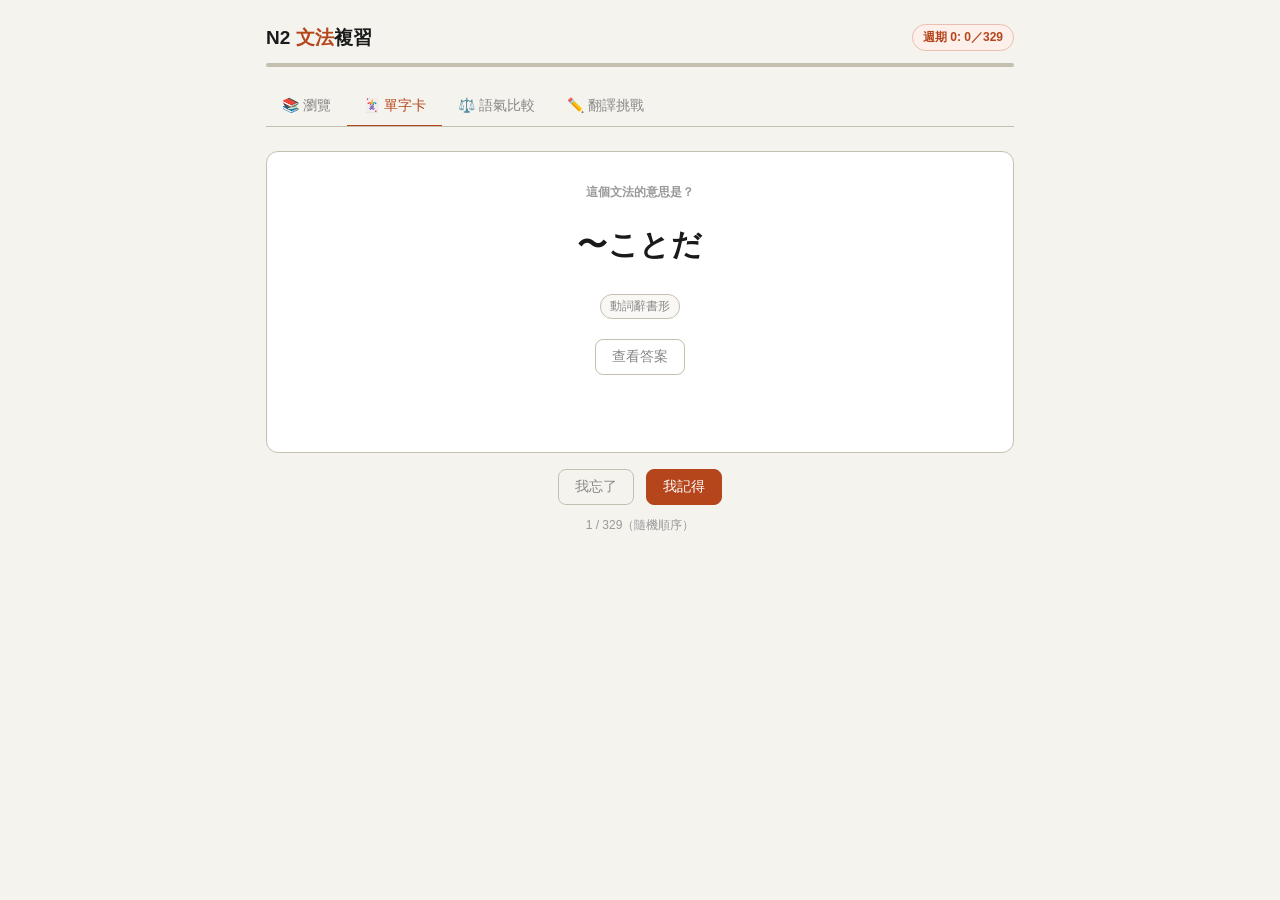
<file: public/flashcard.html>
<!doctype html>
<html lang="zh-TW">
  <head>
    <meta charset="UTF-8" />
    <meta name="viewport" content="width=device-width, initial-scale=1.0" />
    <title>JLPT N2 文法複習 - 閃卡</title>
    <link rel="stylesheet" href="styles.css" />
  </head>
  <body>
    <div id="app"></div>
    <script src="../src/grammar-data.js"></script>
    <script src="../src/compare-pairs.js"></script>
    <script src="../src/shared-state.js"></script>
    <script src="../src/header-nav.js"></script>
    <script>
      let cycles = MemoryState.load();
      let fcIndex = 0;
      let fcFlipped = false;
      let fcPool = [];
      let currentLowestCycle = 0;

      initHeaderNav("flashcard");
      updateProgress();

      function saveCycles() {
        MemoryState.save(cycles);
      }

      function shuffleArray(arr) {
        const a = arr.slice();
        for (let i = a.length - 1; i > 0; i--) {
          const j = Math.floor(Math.random() * (i + 1));
          [a[i], a[j]] = [a[j], a[i]];
        }
        return a;
      }

      function renderFlashcard(reshuffle = false) {
        // Get items at the lowest cycle
        const lowestCycleItems = MemoryState.getLowestCycleItems(
          GRAMMAR_DB,
          cycles,
        );

        if (reshuffle || fcPool.length !== lowestCycleItems.length) {
          fcPool = shuffleArray(lowestCycleItems);
          fcIndex = 0;
          currentLowestCycle =
            lowestCycleItems.length > 0
              ? MemoryState.getCycle(lowestCycleItems[0].id, cycles)
              : 0;
        }

        if (fcIndex >= fcPool.length) {
          // Finished current cycle, refresh pool
          fcPool = shuffleArray(
            MemoryState.getLowestCycleItems(GRAMMAR_DB, cycles),
          );
          fcIndex = 0;
          currentLowestCycle =
            fcPool.length > 0 ? MemoryState.getCycle(fcPool[0].id, cycles) : 0;
        }

        const pool = fcPool;
        const g = pool[fcIndex];
        const cycle = MemoryState.getCycle(g.id, cycles);
        fcFlipped = false;

        document.getElementById("tab-content").innerHTML = `
    <div class="fc-card">
      <div class="section-label" style="margin-bottom:.5rem">這個文法的意思是？</div>
      <div style="font-size:var(--font-3xl);font-weight:700;color:var(--color-text-primary);margin:1rem 0;letter-spacing:.02em">${esc(g.grammar)}</div>
      <div class="tags" style="justify-content:center">${g.prefix.map((p) => `<span class="tag">${esc(p)}</span>`).join("")}</div>
      <div class="fc-body">
        <div class="fc-answer" id="fc-reveal">
          <hr class="fc-divider">
          <div class="meaning" style="font-size:var(--font-xl);text-align:center">${esc(g.meaning)}</div>
          <div style="margin-top:1rem;max-width:400px;margin-left:auto;margin-right:auto">
            <div class="example-jp">${esc(g.example_jp)}</div>
            ${g.example_zh ? `<div class="example-zh">${esc(g.example_zh)}</div>` : ""}
            ${g.supplement ? `<div style="font-size:var(--font-xs);color:var(--color-text-muted);margin-top:.75rem">${esc(g.supplement)}</div>` : ""}
          </div>
        </div>
        <div class="fc-btn-wrap" id="fc-hint">
          <button class="btn" onclick="flipCard()">查看答案</button>
        </div>
      </div>
    </div>
    <div style="display:flex;justify-content:center;gap:.75rem;margin-top:.25rem">
      <button class="btn" onclick="fcForget(${g.id})">我忘了</button>
      <button class="btn btn-primary" onclick="fcMemorize(${g.id})">我記得</button>
    </div>
    <div style="text-align:center;margin-top:.75rem;font-size:var(--font-xs);color:var(--color-text-muted)">${fcIndex + 1} / ${pool.length}（隨機順序）</div>
  `;
      }

      function flipCard() {
        const reveal = document.getElementById("fc-reveal");
        const hint = document.getElementById("fc-hint");
        if (!reveal) return;
        fcFlipped = true;
        reveal.classList.add("open");
        if (hint) hint.classList.add("hidden");
      }

      function fcMemorize(id) {
        cycles = MemoryState.incrementCycle(id, cycles);
        saveCycles();
        updateProgress();
        fcIndex++;
        renderFlashcard();
      }

      function fcForget(id) {
        cycles = MemoryState.decrementCycle(id, cycles);
        saveCycles();
        updateProgress();
        fcIndex++;
        renderFlashcard();
      }

      function esc(s) {
        return String(s || "")
          .replace(/&/g, "&amp;")
          .replace(/</g, "&lt;")
          .replace(/>/g, "&gt;")
          .replace(/"/g, "&quot;");
      }

      updateProgress();
      renderFlashcard(true);
    </script>
  </body>
</html>
</file>
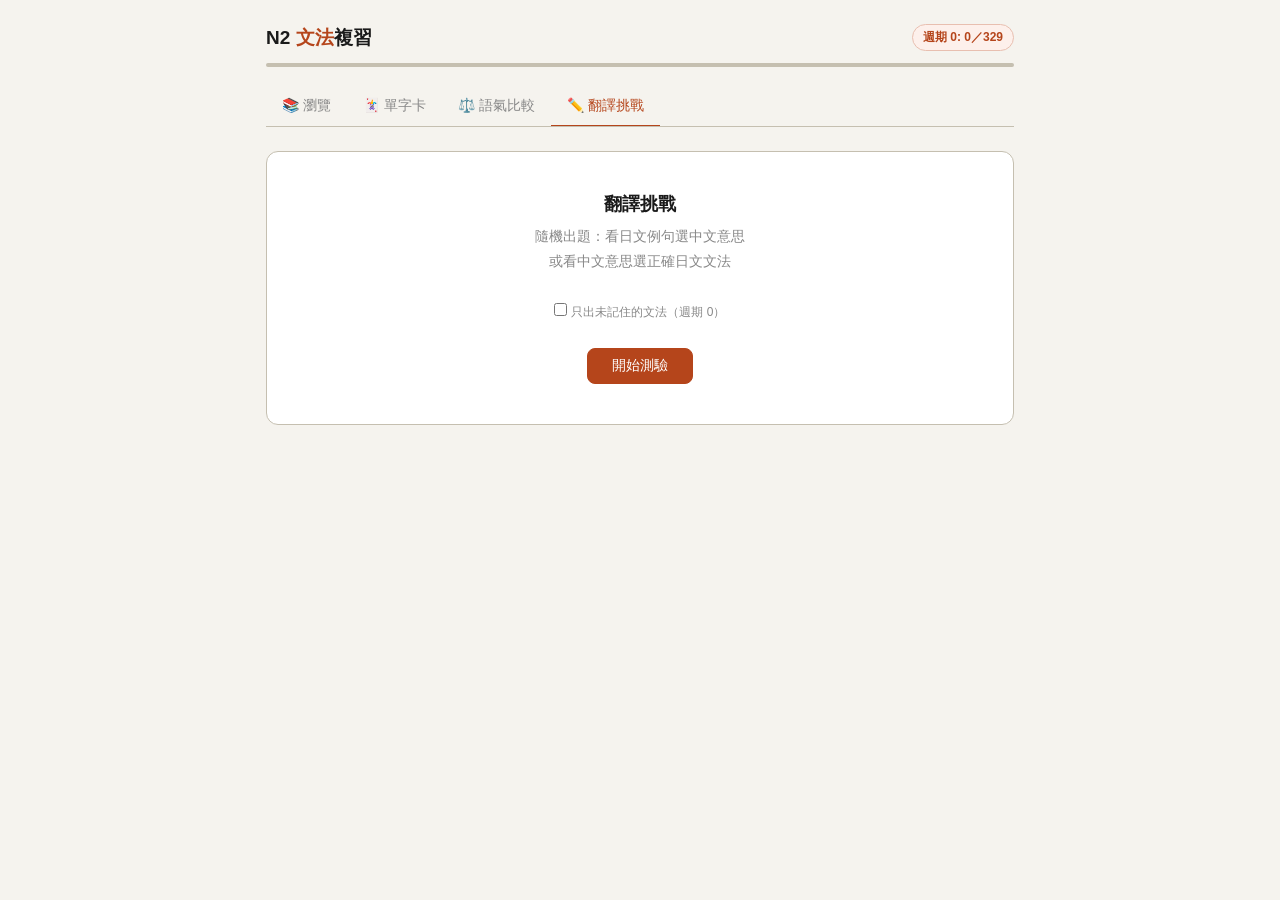
<file: public/quiz.html>
<!doctype html>
<html lang="zh-TW">
  <head>
    <meta charset="UTF-8" />
    <meta name="viewport" content="width=device-width, initial-scale=1.0" />
    <title>JLPT N2 文法複習 - 翻譯挑戰</title>
    <link rel="stylesheet" href="styles.css" />
  </head>
  <body>
    <div id="app"></div>
    <script src="../src/grammar-data.js"></script>
    <script src="../src/compare-pairs.js"></script>
    <script src="../src/shared-state.js"></script>
    <script src="../src/header-nav.js"></script>
    <script>
      let cycles = MemoryState.load();
      let quizState = null;

      initHeaderNav("quiz");
      updateProgress();

      function renderQuiz() {
        const el = document.getElementById("tab-content");
        if (!quizState) {
          el.innerHTML = `
      <div class="card" style="text-align:center;padding:2.5rem 1.5rem">
        <div style="font-size:var(--font-lg);font-weight:700;color:var(--color-text-primary);margin-bottom:.5rem">翻譯挑戰</div>
        <div style="font-size:var(--font-sm);color:var(--color-text-secondary);margin-bottom:1.5rem;line-height:1.8">隨機出題：看日文例句選中文意思<br>或看中文意思選正確日文文法<br><br>
          <label style="font-size:var(--font-xs);color:var(--color-text-secondary)"><input type="checkbox" id="quiz-unmem-only" style="margin-right:var(--space-sm)">只出未記住的文法（週期 0）</label>
        </div>
        <button class="btn btn-primary" onclick="startQuiz()" style="padding:var(--space-md) var(--space-2xl);font-size:var(--font-sm)">開始測驗</button>
      </div>`;
          return;
        }
        const { q, opts, answered, score, total, mode } = quizState;
        el.innerHTML = `
    <div style="display:flex;justify-content:space-between;align-items:center;margin-bottom:1rem">
      <span style="font-size:var(--font-sm);color:var(--color-text-secondary)">得分 <strong>${score}</strong>／${total}　正確率 ${total ? Math.round((score / total) * 100) : 0}%</span>
      <button class="btn btn-sm" onclick="quizState=null;renderQuiz()">結束</button>
    </div>
    <div class="card">
      <div class="section-label" style="margin-bottom:.75rem">${mode === "zh" ? "這個例句的正確中文意思是？" : "這個中文意思對應的日文文法是？"}</div>
      <div style="font-size:${mode === "zh" ? "var(--font-base)" : "var(--font-lg)"};color:var(--color-text-primary);line-height:1.9;margin-bottom:1rem;font-weight:${mode === "zh" ? "400" : "700"}">${esc(mode === "zh" ? q.example_jp : q.meaning)}</div>
      <div>
        ${opts
          .map((opt, i) => {
            let cls = "quiz-option";
            if (answered !== null) {
              if (opt.id === q.id) cls += " correct";
              else if (i === answered && opt.id !== q.id) cls += " wrong";
            }
            return `<button class="${cls}" onclick="answerQuiz(${i})" ${answered !== null ? "disabled" : ""}>${esc(mode === "zh" ? opt.meaning : opt.grammar)}</button>`;
          })
          .join("")}
      </div>
      ${
        answered !== null
          ? `
        <div class="result-box">
          ${answered === opts.findIndex((o) => o.id === q.id) ? "✓ 正確！" : "✗ 答錯了。"}<br>
          <strong>${esc(q.grammar)}</strong>　${esc(q.meaning)}<br>
          ${q.example_jp ? `<span style="font-size:var(--font-xs);color:var(--color-text-secondary)">${esc(q.example_jp)}　${esc(q.example_zh || "")}</span>` : ""}
        </div>
        <button class="btn btn-primary" style="margin-top:1rem" onclick="nextQuiz()">下一題 →</button>
      `
          : ""
      }
    </div>
  `;
      }

      function startQuiz() {
        const unmeOnly = document.getElementById("quiz-unmem-only")?.checked;
        quizState = {
          q: null,
          opts: [],
          answered: null,
          score: 0,
          total: 0,
          mode: "zh",
          unmeOnly,
        };
        nextQuiz();
      }

      function nextQuiz() {
        const pool = quizState.unmeOnly
          ? GRAMMAR_DB.filter((g) => MemoryState.getCycle(g.id, cycles) === 0)
          : GRAMMAR_DB;
        if (!pool.length) {
          quizState = null;
          renderQuiz();
          return;
        }
        const q = pool[Math.floor(Math.random() * pool.length)];
        const wrong = GRAMMAR_DB.filter((x) => x.id !== q.id)
          .sort(() => Math.random() - 0.5)
          .slice(0, 3);
        const opts = [q, ...wrong].sort(() => Math.random() - 0.5);
        const mode = Math.random() < 0.5 ? "zh" : "jp";
        quizState = { ...quizState, q, opts, answered: null, mode };
        renderQuiz();
      }

      function answerQuiz(i) {
        const right = quizState.opts[i].id === quizState.q.id;
        quizState = {
          ...quizState,
          answered: i,
          score: quizState.score + (right ? 1 : 0),
          total: quizState.total + 1,
        };
        renderQuiz();
      }

      function esc(s) {
        return String(s || "")
          .replace(/&/g, "&amp;")
          .replace(/</g, "&lt;")
          .replace(/>/g, "&gt;")
          .replace(/"/g, "&quot;");
      }

      updateProgress();
      renderQuiz();
    </script>
  </body>
</html>
</file>
<file: docs/styles.css>
/* Font Size Tokens (TailwindCSS aligned) */
:root {
  /* Font Sizes */
  --font-xs: 12px;
  --font-base: 16px;
  --font-xl: 20px;
  --font-3xl: 30px;

  /* Line Height Tokens */
  --line-height-normal: 1.6;
  --line-height-relaxed: 1.8;

  /* Spacing Tokens */
  --space-sm: 4px;
  --space-md: 8px;
  --space-xl: 16px;
  --space-2xl: 24px;

  /* Colors - Neutral (Tailwind Stone) */
  --color-neutral-50: #fafaf9;
  --color-neutral-100: #f5f5f4;
  --color-neutral-200: #e7e5e4;
  --color-neutral-300: #d6d3d1;
  --color-neutral-400: #a8a29e;
  --color-neutral-500: #78716c;
  --color-neutral-600: #57534e;
  --color-neutral-700: #44403c;
  --color-neutral-800: #292524;
  --color-neutral-900: #1c1917;

  /* Colors - Primary (Tailwind Orange) */
  --color-primary-50: #fff7ed;
  --color-primary-100: #ffedd5;
  --color-primary-200: #fed7aa;
  --color-primary-300: #fdba74;
  --color-primary-400: #fb923c;
  --color-primary-500: #f97316;
  --color-primary-600: #ea580c;
  --color-primary-700: #c2410c;

  /* Colors - Secondary (Tailwind Teal) */
  --color-secondary-50: #f0fdfa;
  --color-secondary-100: #ccfbf1;
  --color-secondary-200: #99f6e4;
  --color-secondary-300: #5eead4;
  --color-secondary-400: #2dd4bf;
  --color-secondary-500: #14b8a6;
  --color-secondary-600: #0d9488;
  --color-secondary-700: #0f766e;

  /* Colors - Success (Tailwind Green) */
  --color-success-50: #f0fdf4;
  --color-success-200: #bbf7d0;
  --color-success-500: #22c55e;
  --color-success-600: #16a34a;
  --color-success-700: #15803d;

  /* Colors - Error (Tailwind Red) */
  --color-error-50: #fef2f2;
  --color-error-500: #ef4444;
  --color-error-700: #b91c1c;

  /* Colors - Base */
  --color-white: #fff;
  --color-black: #000;

  /* Special colors */
  --color-border: var(--color-neutral-200);
  --color-border-light: var(--color-neutral-100);
  --color-bg-primary: var(--color-white);
  --color-bg-secondary: var(--color-neutral-50);
  --color-text-primary: var(--color-neutral-900);
  --color-text-secondary: var(--color-neutral-600);
  --color-text-muted: var(--color-neutral-400);
}

* {
  box-sizing: border-box;
  margin: 0;
  padding: 0;
}
body {
  font-family: "Noto Sans TC", "Helvetica Neue", Arial, sans-serif;
  background: var(--color-neutral-100);
  color: var(--color-text-primary);
  min-height: 100vh;
}
#app {
  max-width: 780px;
  margin: 0 auto;
  padding: 1.5rem 1rem 4rem;
}
.header {
  display: flex;
  align-items: center;
  justify-content: space-between;
  margin-bottom: 0.75rem;
}
.logo {
  font-size: var(--font-xl);
  font-weight: 700;
  color: var(--color-text-primary);
}
.logo span {
  color: var(--color-primary-600);
}
.badge {
  font-size: var(--font-xs);
  background: var(--color-primary-50);
  color: var(--color-primary-600);
  padding: 4px 10px;
  border-radius: 20px;
  border: 1px solid var(--color-primary-200);
}
.progress-bar {
  height: 4px;
  background: var(--color-neutral-200);
  border-radius: 2px;
  overflow: hidden;
  margin-bottom: 1.25rem;
}
.progress-fill {
  height: 100%;
  background: var(--color-primary-500);
  border-radius: 2px;
  transition: width 0.4s;
}
.tabs {
  display: flex;
  border-bottom: 1px solid var(--color-border);
  margin-bottom: 1.5rem;
  overflow-x: auto;
  overflow-y: hidden;
  overscroll-behavior-x: contain;
  -webkit-overflow-scrolling: touch;
  gap: 0;
  scrollbar-width: none;
}
.tabs::-webkit-scrollbar {
  display: none;
}
.tab {
  padding: 10px 16px;
  font-size: var(--font-base);
  cursor: pointer;
  border: none;
  background: none;
  color: var(--color-text-secondary);
  border-bottom: 2px solid transparent;
  margin-bottom: -1px;
  transition: all 0.15s;
  white-space: nowrap;
  font-weight: 500;
  font-family: inherit;
  text-decoration: none;
}
.tab.active {
  color: var(--color-primary-600);
  border-bottom-color: var(--color-primary-500);
}
.tab:hover:not(.active) {
  color: var(--color-neutral-700);
}
.card {
  background: var(--color-bg-primary);
  border: 1px solid var(--color-border);
  border-radius: 12px;
  padding: 1.25rem;
  box-shadow: 0 1px 3px rgba(0, 0, 0, 0.04);
}
.card + .card {
  margin-top: 1rem;
}
.section-label {
  font-size: var(--font-xs);
  text-transform: uppercase;
  color: var(--color-text-muted);
  margin-bottom: 0.5rem;
  letter-spacing: 0;
}
.grammar-title {
  font-size: var(--font-2xl);
  font-weight: 700;
  color: var(--color-text-primary);
  margin-bottom: 0.4rem;
}
.meaning {
  font-size: var(--font-base);
  color: var(--color-neutral-700);
  font-weight: 600;
  margin-bottom: 0.75rem;
}
.example-jp {
  font-size: var(--font-base);
  color: var(--color-text-primary);
  line-height: var(--line-height-relaxed);
  margin-bottom: var(--space-sm);
}
.example-zh {
  font-size: var(--font-base);
  color: var(--color-neutral-400);
  line-height: var(--line-height-relaxed);
}
.tags {
  display: flex;
  gap: 5px;
  flex-wrap: wrap;
  margin-top: 0.75rem;
}
.tag {
  font-size: var(--font-xs);
  padding: 3px 9px;
  border-radius: 12px;
  background: var(--color-primary-50);
  color: var(--color-primary-600);
  border: 1px solid var(--color-primary-100);
}
button {
  cursor: pointer;
  font-family: inherit;
}
.btn {
  padding: 8px 16px;
  border-radius: 8px;
  border: 1px solid var(--color-border);
  background: var(--color-bg-primary);
  font-size: var(--font-base);
  color: var(--color-text-secondary);
  transition: all 0.15s;
}
.btn:hover {
  background: var(--color-neutral-50);
  color: var(--color-text-primary);
  border-color: var(--color-neutral-300);
}
.btn-primary {
  background: var(--color-primary-600);
  color: var(--color-white);
  border-color: var(--color-primary-600);
}
.btn-primary:hover {
  background: var(--color-primary-700);
  color: var(--color-white);
  border-color: var(--color-primary-700);
}
.btn-secondary {
  background: var(--color-secondary-500);
  color: var(--color-white);
  border-color: var(--color-secondary-500);
  text-decoration: none;
}
.btn-secondary:hover {
  background: var(--color-secondary-600);
  color: var(--color-white);
  border-color: var(--color-secondary-600);
}
.btn-sm {
  padding: 5px 12px;
  font-size: var(--font-xs);
}
.btn-ghost {
  border-color: transparent;
  background: none;
  color: var(--color-primary-600);
  padding-left: 0;
}
.btn-ghost:hover {
  border-color: transparent;
  background: none;
  color: var(--color-primary-700);
}
.search-wrap {
  position: relative;
  margin-bottom: 0.75rem;
}
.search-box {
  width: 100%;
  padding: 10px 36px 10px 14px;
  border-radius: 8px;
  border: 1px solid var(--color-border);
  background: var(--color-bg-primary);
  color: var(--color-text-primary);
  font-size: var(--font-base);
  outline: none;
  font-family: inherit;
  box-shadow: 0 1px 2px rgba(0, 0, 0, 0.04);
}
.search-box:focus {
  border-color: var(--color-primary-400);
  box-shadow: 0 0 0 3px var(--color-primary-100);
}
.search-clear {
  position: absolute;
  right: 10px;
  top: 50%;
  transform: translateY(-50%);
  background: none;
  border: none;
  color: var(--color-neutral-400);
  font-size: var(--font-base);
  cursor: pointer;
  padding: 2px 6px;
}
.filter-row {
  display: flex;
  gap: 8px;
  align-items: center;
  margin-bottom: 1rem;
  flex-wrap: wrap;
}
.filter-count {
  font-size: var(--font-xs);
  color: var(--color-text-secondary);
}
.select-sm {
  padding: 5px 10px;
  border-radius: 8px;
  border: 1px solid var(--color-border);
  background: var(--color-bg-primary);
  color: var(--color-text-secondary);
  font-size: var(--font-xs);
  outline: none;
  font-family: inherit;
}
.sort-tabs {
  display: flex;
  background: var(--color-neutral-200);
  border-radius: 9px;
  padding: 2px;
  gap: 2px;
}
.sort-tab {
  flex: 1;
  padding: 5px 10px;
  border: none;
  background: transparent;
  border-radius: 7px;
  font-size: var(--font-xs);
  color: var(--color-text-secondary);
  transition:
    background 0.15s,
    color 0.15s,
    box-shadow 0.15s;
  white-space: nowrap;
  font-family: inherit;
}
.sort-tab.active {
  background: var(--color-white);
  color: var(--color-text-primary);
  box-shadow: 0 1px 3px rgba(0, 0, 0, 0.12);
}
.grammar-list {
  display: flex;
  flex-direction: column;
}
.grammar-item {
  padding: 0.8rem 1rem;
  border-bottom: 1px solid var(--color-border-light);
  cursor: pointer;
  transition: background 0.1s;
  display: flex;
  align-items: center;
  justify-content: space-between;
  gap: 0.5rem;
}
.grammar-item:last-child {
  border-bottom: none;
}
.grammar-item:hover {
  background: var(--color-primary-50);
}
.grammar-item-name {
  font-size: var(--font-base);
  font-weight: 700;
  color: var(--color-text-primary);
}
.grammar-item-meaning {
  font-size: var(--font-xs);
  color: var(--color-text-secondary);
  margin-top: 2px;
}
.cycle-badge {
  font-size: var(--font-xs);
  padding: 2px 7px;
  border-radius: 10px;
  background: linear-gradient(
    135deg,
    var(--color-success-50) 0%,
    var(--color-success-200) 100%
  );
  color: var(--color-success-600);
  border: 1px solid var(--color-success-200);
  white-space: nowrap;
  flex-shrink: 0;
}
.supplement {
  margin-top: var(--space-xl);
  padding-top: var(--space-xl);
  border-top: 1px solid var(--color-border);
  font-size: var(--font-xs);
  color: var(--color-primary-500);
  line-height: var(--line-height-normal);
  white-space: pre-wrap;
}
/* question card */
.question-card {
  background: var(--color-bg-primary);
  border: 1px solid var(--color-border);
  border-radius: 12px;
  padding: 2rem;
  margin-bottom: 1rem;
  display: flex;
  flex-direction: column;
  align-items: center;
  text-align: center;
  box-shadow: 0 1px 3px rgba(0, 0, 0, 0.04);
}
.question-card .tags {
  justify-content: center;
}
.question-grammar {
  font-size: var(--font-3xl);
  font-weight: 700;
  color: var(--color-text-primary);
  margin: 1rem 0;
}
.question-options {
  width: 100%;
  margin-top: 1.5rem;
}
/* answer feedback */
.answer-feedback {
  margin-top: 1rem;
  text-align: left;
}
.answer-bar {
  display: flex;
  align-items: center;
  justify-content: space-between;
  padding: 0.625rem 0.75rem;
  margin-bottom: 0.75rem;
}
.answer-bar .btn {
  flex-shrink: 0;
  margin-left: 1rem;
}
.answer-result-text {
  font-size: var(--font-base);
  font-weight: 700;
}
.answer-detail {
  border-radius: 12px;
  border: 1px solid var(--color-border);
  background: var(--color-neutral-50);
  padding: 0.625rem 0.75rem 2rem;
}
.detail-grammar {
  font-size: var(--font-base);
  color: var(--color-neutral-700);
  font-weight: 600;
  margin-bottom: var(--space-xs);
} /* grid */
.grid2 {
  display: grid;
  grid-template-columns: 1fr 1fr;
  gap: 10px;
  margin-bottom: 1rem;
}
@media (max-width: 500px) {
  .grid2 {
    grid-template-columns: 1fr;
  }
  .question-card {
    padding: 1rem 0.875rem;
  }
  .answer-option {
    padding: 8px 12px;
    margin-bottom: 6px;
  }
  .answer-detail {
    padding: 1rem 1rem 1.25rem;
  }
  .answer-bar {
    padding: 0.5rem 0;
  }
  .card {
    padding: 0.875rem;
  }
}
.stat {
  text-align: center;
  padding: 1rem 0.5rem;
  background: var(--color-bg-primary);
  border: 1px solid var(--color-border);
  border-radius: 10px;
  box-shadow: 0 1px 3px rgba(0, 0, 0, 0.04);
}
.stat-num {
  font-size: var(--font-2xl);
  font-weight: 700;
  color: var(--color-text-primary);
}
.stat-label {
  font-size: var(--font-xs);
  color: var(--color-text-secondary);
  margin-top: 3px;
}
/* compare */
.compare-card {
  padding: 1rem;
  border-radius: 12px;
  border: 1px solid var(--color-border);
  background: var(--color-bg-primary);
  box-shadow: 0 1px 3px rgba(0, 0, 0, 0.04);
}
.nuance-box {
  background: var(--color-primary-50);
  border-left: 3px solid var(--color-primary-400);
  padding: 0.75rem 1rem;
  border-radius: 0 8px 8px 0;
  font-size: var(--font-base);
  color: var(--color-text-secondary);
  line-height: var(--line-height-normal);
  margin-top: 0.75rem;
}
.select-input {
  padding: 8px 12px;
  border-radius: 8px;
  border: 1px solid var(--color-border);
  background: var(--color-bg-primary);
  color: var(--color-text-primary);
  font-size: var(--font-base);
  outline: none;
  font-family: inherit;
  max-width: 100%;
}
/* answer options */
.answer-option {
  display: block;
  width: 100%;
  padding: 12px 16px;
  border-radius: 8px;
  border: 1px solid var(--color-border);
  font-size: var(--font-base);
  color: var(--color-text-secondary);
  margin-bottom: 8px;
  transition: all 0.15s;
  text-align: left;
  background: var(--color-bg-primary);
  font-family: inherit;
}
.answer-option:hover:not(:disabled) {
  border-color: var(--color-primary-300);
  color: var(--color-text-primary);
  background: var(--color-primary-50);
}
.answer-option.correct {
  background: var(--color-success-50);
  border-color: var(--color-success-500);
  color: var(--color-success-700);
  font-weight: 600;
}
.answer-option.wrong {
  background: var(--color-error-50);
  border-color: var(--color-error-500);
  color: var(--color-error-700);
}
.answer-option.viewing {
  outline: 2px solid var(--color-neutral-700);
  outline-offset: 2px;
}
/* session */
.result-badge {
  font-size: var(--font-xs);
  padding: 2px 7px;
  border-radius: 10px;
  white-space: nowrap;
  flex-shrink: 0;
}
.result-badge.correct {
  background: var(--color-success-50);
  color: var(--color-success-600);
  border: 1px solid var(--color-success-200);
}
.result-badge.wrong {
  background: var(--color-error-50);
  color: var(--color-error-700);
  border: 1px solid var(--color-error-500);
}
.start-card {
  text-align: center;
  padding: 2.5rem 1.5rem;
}
.start-title {
  font-size: var(--font-xl);
  font-weight: 700;
  color: var(--color-text-primary);
  margin-bottom: 0.5rem;
}
.start-description {
  font-size: var(--font-base);
  color: var(--color-text-secondary);
  margin-bottom: 1.5rem;
  line-height: var(--line-height-relaxed);
}
.session-header {
  display: flex;
  justify-content: space-between;
  align-items: center;
  margin-bottom: 1rem;
  font-size: var(--font-base);
  color: var(--color-text-secondary);
}
.question-prompt {
  color: var(--color-text-primary);
  line-height: var(--line-height-relaxed);
  margin: 0.75rem 0 1rem;
}
.question-prompt.jp {
  font-size: var(--font-xl);
  font-weight: 700;
}
/* pagination */
.pager {
  display: flex;
  gap: 6px;
  align-items: center;
  justify-content: center;
  margin-top: 1rem;
  flex-wrap: wrap;
}
.pager-btn {
  padding: 5px 10px;
  border-radius: 6px;
  border: 1px solid var(--color-border);
  background: var(--color-bg-primary);
  font-size: var(--font-xs);
  color: var(--color-text-secondary);
  cursor: pointer;
  font-family: inherit;
}
.pager-btn:hover {
  background: var(--color-neutral-50);
  border-color: var(--color-neutral-300);
}
.pager-btn.active {
  background: var(--color-primary-600);
  color: var(--color-white);
  border-color: var(--color-primary-600);
}
.pager-info {
  font-size: var(--font-xs);
  color: var(--color-text-secondary);
}
</file>
<file: public/styles.css>
/* Font Size Tokens (TailwindCSS aligned) */
:root {
  /* Font Sizes */
  --font-xs: 12px;
  --font-sm: 14px;
  --font-base: 16px;
  --font-lg: 18px;
  --font-xl: 20px;
  --font-3xl: 30px;

  /* Spacing Tokens */
  --space-sm: 4px;
  --space-md: 8px;
  --space-xl: 16px;
  --space-2xl: 24px;

  /* Colors - Neutral */
  --color-neutral-50: #faf8f4;
  --color-neutral-100: #f5f3ee;
  --color-neutral-200: #eee8de;
  --color-neutral-300: #e8e2d6;
  --color-neutral-400: #ddd8cc;
  --color-neutral-500: #c5bfb0;
  --color-neutral-600: #999;
  --color-neutral-700: #888;
  --color-neutral-800: #555;
  --color-neutral-900: #1a1a1a;

  /* Colors - Primary (Rust/Brown) */
  --color-primary-50: #fdf8f3;
  --color-primary-100: #fdf0eb;
  --color-primary-200: #f5d4c3;
  --color-primary-300: #e8bfb0;
  --color-primary-500: #b5451b;
  --color-primary-600: #9e3a17;

  /* Colors - Success (Green) */
  --color-success-50: #e8f5e9;
  --color-success-200: #c8e6c9;
  --color-success-500: #4caf50;
  --color-success-600: #2e7d32;
  --color-success-700: #1b5e20;

  /* Colors - Error (Red) */
  --color-error-50: #ffebee;
  --color-error-500: #ef5350;
  --color-error-700: #b71c1c;

  /* Colors - Base */
  --color-white: #fff;
  --color-black: #000;

  /* Special colors */
  --color-border: var(--color-neutral-500);
  --color-border-light: var(--color-neutral-200);
  --color-bg-primary: var(--color-white);
  --color-bg-secondary: var(--color-neutral-100);
  --color-text-primary: var(--color-neutral-900);
  --color-text-secondary: var(--color-neutral-700);
  --color-text-muted: var(--color-neutral-600);
}

* {
  box-sizing: border-box;
  margin: 0;
  padding: 0;
}
body {
  font-family: "Noto Sans TC", "Helvetica Neue", Arial, sans-serif;
  background: var(--color-neutral-100);
  color: var(--color-text-primary);
  min-height: 100vh;
}
#app {
  max-width: 780px;
  margin: 0 auto;
  padding: 1.5rem 1rem 4rem;
}
.header {
  display: flex;
  align-items: center;
  justify-content: space-between;
  margin-bottom: 0.75rem;
}
.logo {
  font-size: 19px;
  font-weight: 700;
  color: var(--color-text-primary);
}
.logo span {
  color: var(--color-primary-500);
}
.badge {
  font-size: var(--font-xs);
  background: var(--color-primary-100);
  color: var(--color-primary-500);
  padding: 4px 10px;
  border-radius: 20px;
  border: 1px solid var(--color-primary-300);
  font-weight: 600;
}
.progress-bar {
  height: 4px;
  background: var(--color-neutral-500);
  border-radius: 2px;
  overflow: hidden;
  margin-bottom: 1.25rem;
}
.progress-fill {
  height: 100%;
  background: var(--color-primary-500);
  border-radius: 2px;
  transition: width 0.4s;
}
.tabs {
  display: flex;
  border-bottom: 1.5px solid var(--color-neutral-500);
  margin-bottom: 1.5rem;
  overflow-x: auto;
  gap: 0;
}
.tab {
  padding: 10px 16px;
  font-size: var(--font-sm);
  cursor: pointer;
  border: none;
  background: none;
  color: var(--color-text-secondary);
  border-bottom: 2.5px solid transparent;
  margin-bottom: -1.5px;
  transition: all 0.15s;
  white-space: nowrap;
  font-weight: 500;
  font-family: inherit;
  text-decoration: none;
}
.tab.active {
  color: var(--color-primary-500);
  border-bottom-color: var(--color-primary-500);
}
.tab:hover:not(.active) {
  color: var(--color-neutral-800);
}
.card {
  background: var(--color-bg-primary);
  border: 1px solid var(--color-border);
  border-radius: 12px;
  padding: 1.25rem;
}
.card + .card {
  margin-top: 1rem;
}
.section-label {
  font-size: var(--font-xs);
  text-transform: uppercase;
  color: var(--color-text-muted);
  margin-bottom: 0.5rem;
  font-weight: 600;
}
.grammar-title {
  font-size: var(--font-2xl);
  font-weight: 700;
  color: var(--color-text-primary);
  margin-bottom: 0.4rem;
}
.meaning {
  font-size: var(--font-base);
  color: var(--color-primary-500);
  font-weight: 600;
  margin-bottom: 0.75rem;
}
.example-jp {
  font-size: 15px;
  color: var(--color-text-primary);
  line-height: 1.9;
  margin-bottom: 0.3rem;
}
.example-zh {
  font-size: var(--font-sm);
  color: var(--color-text-secondary);
  line-height: 1.6;
}
.tags {
  display: flex;
  gap: 5px;
  flex-wrap: wrap;
  margin-top: 0.75rem;
}
.tag {
  font-size: var(--font-xs);
  padding: 3px 9px;
  border-radius: 12px;
  background: var(--color-neutral-50);
  color: var(--color-text-secondary);
  border: 1px solid var(--color-border);
}
button {
  cursor: pointer;
  font-family: inherit;
}
.btn {
  padding: 8px 16px;
  border-radius: 8px;
  border: 1px solid var(--color-border);
  background: none;
  font-size: var(--font-sm);
  color: var(--color-text-secondary);
  transition: all 0.15s;
}
.btn:hover {
  background: var(--color-neutral-50);
  color: var(--color-text-primary);
}
.btn-primary {
  background: var(--color-primary-500);
  color: var(--color-white);
  border-color: var(--color-primary-500);
}
.btn-primary:hover {
  background: var(--color-primary-600);
  color: var(--color-white);
}
.btn-sm {
  padding: 5px 12px;
  font-size: var(--font-xs);
}
.btn-ghost {
  border-color: transparent;
  color: var(--color-primary-500);
  padding-left: 0;
}
.btn-ghost:hover {
  background: none;
  text-decoration: underline;
}
.search-wrap {
  position: relative;
  margin-bottom: 0.75rem;
}
.search-box {
  width: 100%;
  padding: 10px 36px 10px 14px;
  border-radius: 8px;
  border: 1px solid var(--color-border);
  background: var(--color-bg-primary);
  color: var(--color-text-primary);
  font-size: var(--font-sm);
  outline: none;
  font-family: inherit;
}
.search-box:focus {
  border-color: var(--color-primary-500);
}
.search-clear {
  position: absolute;
  right: 10px;
  top: 50%;
  transform: translateY(-50%);
  background: none;
  border: none;
  color: var(--color-neutral-500);
  font-size: var(--font-base);
  cursor: pointer;
  padding: 2px 6px;
}
.filter-row {
  display: flex;
  gap: 8px;
  align-items: center;
  margin-bottom: 1rem;
  flex-wrap: wrap;
}
.filter-count {
  font-size: var(--font-xs);
  color: var(--color-text-secondary);
}
.select-sm {
  padding: 5px 10px;
  border-radius: 8px;
  border: 1px solid var(--color-border);
  background: var(--color-bg-primary);
  color: var(--color-text-secondary);
  font-size: var(--font-xs);
  outline: none;
  font-family: inherit;
}
.grammar-list {
  display: flex;
  flex-direction: column;
}
.grammar-item {
  padding: 0.8rem 1rem;
  border-bottom: 1px solid var(--color-border-light);
  cursor: pointer;
  transition: background 0.1s;
  display: flex;
  align-items: center;
  justify-content: space-between;
  gap: 0.5rem;
}
.grammar-item:last-child {
  border-bottom: none;
}
.grammar-item:hover {
  background: var(--color-primary-50);
}
.grammar-item-name {
  font-size: var(--font-sm);
  font-weight: 700;
  color: var(--color-text-primary);
}
.grammar-item-meaning {
  font-size: var(--font-xs);
  color: var(--color-text-secondary);
  margin-top: 2px;
}
.mem-badge {
  font-size: 10px;
  padding: 2px 7px;
  border-radius: 10px;
  background: linear-gradient(135deg, var(--color-success-50) 0%, var(--color-success-200) 100%);
  color: var(--color-success-600);
  border: 1px solid var(--color-success-200);
  font-weight: 600;
  white-space: nowrap;
  flex-shrink: 0;
}
.supplement {
  margin-top: 0.75rem;
  font-size: var(--font-sm);
  color: var(--color-text-secondary);
  padding: 0.75rem 1rem;
  background: var(--color-neutral-50);
  border-radius: 8px;
  border-left: 3px solid var(--color-border);
  line-height: 1.7;
  white-space: pre-wrap;
}
/* flashcard */
.fc-card {
  background: var(--color-bg-primary);
  border: 1px solid var(--color-border);
  border-radius: 12px;
  padding: 2rem;
  margin-bottom: 1rem;
  display: flex;
  flex-direction: column;
  align-items: center;
  text-align: center;
}
.fc-body {
  width: 100%;
  margin-top: 1.25rem;
  position: relative;
}
.fc-answer {
  visibility: hidden;
  opacity: 0;
  pointer-events: none;
  transition: opacity 0.2s ease;
  text-align: left;
}
.fc-answer.open {
  visibility: visible;
  opacity: 1;
  pointer-events: auto;
}
.fc-btn-wrap {
  position: absolute;
  top: 0;
  left: 0;
  right: 0;
  display: flex;
  justify-content: center;
  transition: opacity 0.2s ease;
}
.fc-btn-wrap.hidden {
  opacity: 0;
  pointer-events: none;
}
.fc-divider {
  width: 100%;
  border: none;
  border-top: 1px solid var(--color-border-light);
  margin: 0 0 1.25rem 0;
}
/* grid */
.grid2 {
  display: grid;
  grid-template-columns: 1fr 1fr;
  gap: 10px;
  margin-bottom: 1rem;
}
@media (max-width: 500px) {
  .grid2 {
    grid-template-columns: 1fr;
  }
}
.stat {
  text-align: center;
  padding: 1rem 0.5rem;
  background: var(--color-bg-primary);
  border: 1px solid var(--color-border);
  border-radius: 10px;
}
.stat-num {
  font-size: var(--font-2xl);
  font-weight: 700;
  color: var(--color-text-primary);
}
.stat-label {
  font-size: var(--font-xs);
  color: var(--color-text-secondary);
  margin-top: 3px;
}
/* compare */
.compare-card {
  padding: 1rem;
  border-radius: 12px;
  border: 1px solid var(--color-border);
  background: var(--color-bg-primary);
}
.nuance-box {
  background: var(--color-primary-100);
  border-left: 3px solid var(--color-primary-500);
  padding: 0.75rem 1rem;
  border-radius: 0 8px 8px 0;
  font-size: var(--font-sm);
  color: var(--color-text-secondary);
  line-height: 1.7;
  margin-top: 0.75rem;
}
.select-input {
  padding: 8px 12px;
  border-radius: 8px;
  border: 1px solid var(--color-border);
  background: var(--color-bg-primary);
  color: var(--color-text-primary);
  font-size: var(--font-sm);
  outline: none;
  font-family: inherit;
  max-width: 100%;
}
/* quiz */
.quiz-option {
  display: block;
  width: 100%;
  padding: 12px 16px;
  border-radius: 8px;
  border: 1px solid var(--color-border);
  font-size: var(--font-sm);
  color: var(--color-text-secondary);
  margin-bottom: 8px;
  transition: all 0.15s;
  text-align: left;
  background: var(--color-bg-primary);
  font-family: inherit;
}
.quiz-option:hover:not(:disabled) {
  border-color: var(--color-primary-500);
  color: var(--color-text-primary);
  background: var(--color-primary-100);
}
.quiz-option.correct {
  background: var(--color-success-50);
  border-color: var(--color-success-500);
  color: var(--color-success-700);
  font-weight: 600;
}
.quiz-option.wrong {
  background: var(--color-error-50);
  border-color: var(--color-error-500);
  color: var(--color-error-700);
}
.quiz-option:disabled {
  cursor: default;
}
.result-box {
  background: var(--color-primary-100);
  border-left: 3px solid var(--color-primary-500);
  padding: 0.75rem 1rem;
  border-radius: 0 8px 8px 0;
  font-size: var(--font-sm);
  color: var(--color-text-secondary);
  line-height: 1.7;
  margin-top: 1rem;
}
/* pagination */
.pager {
  display: flex;
  gap: 6px;
  align-items: center;
  justify-content: center;
  margin-top: 1rem;
  flex-wrap: wrap;
}
.pager-btn {
  padding: 5px 10px;
  border-radius: 6px;
  border: 1px solid var(--color-border);
  background: none;
  font-size: var(--font-xs);
  color: var(--color-text-secondary);
  cursor: pointer;
  font-family: inherit;
}
.pager-btn:hover {
  background: var(--color-neutral-50);
}
.pager-btn.active {
  background: var(--color-primary-500);
  color: var(--color-white);
  border-color: var(--color-primary-500);
}
.pager-info {
  font-size: var(--font-xs);
  color: var(--color-text-secondary);
}
</file>
